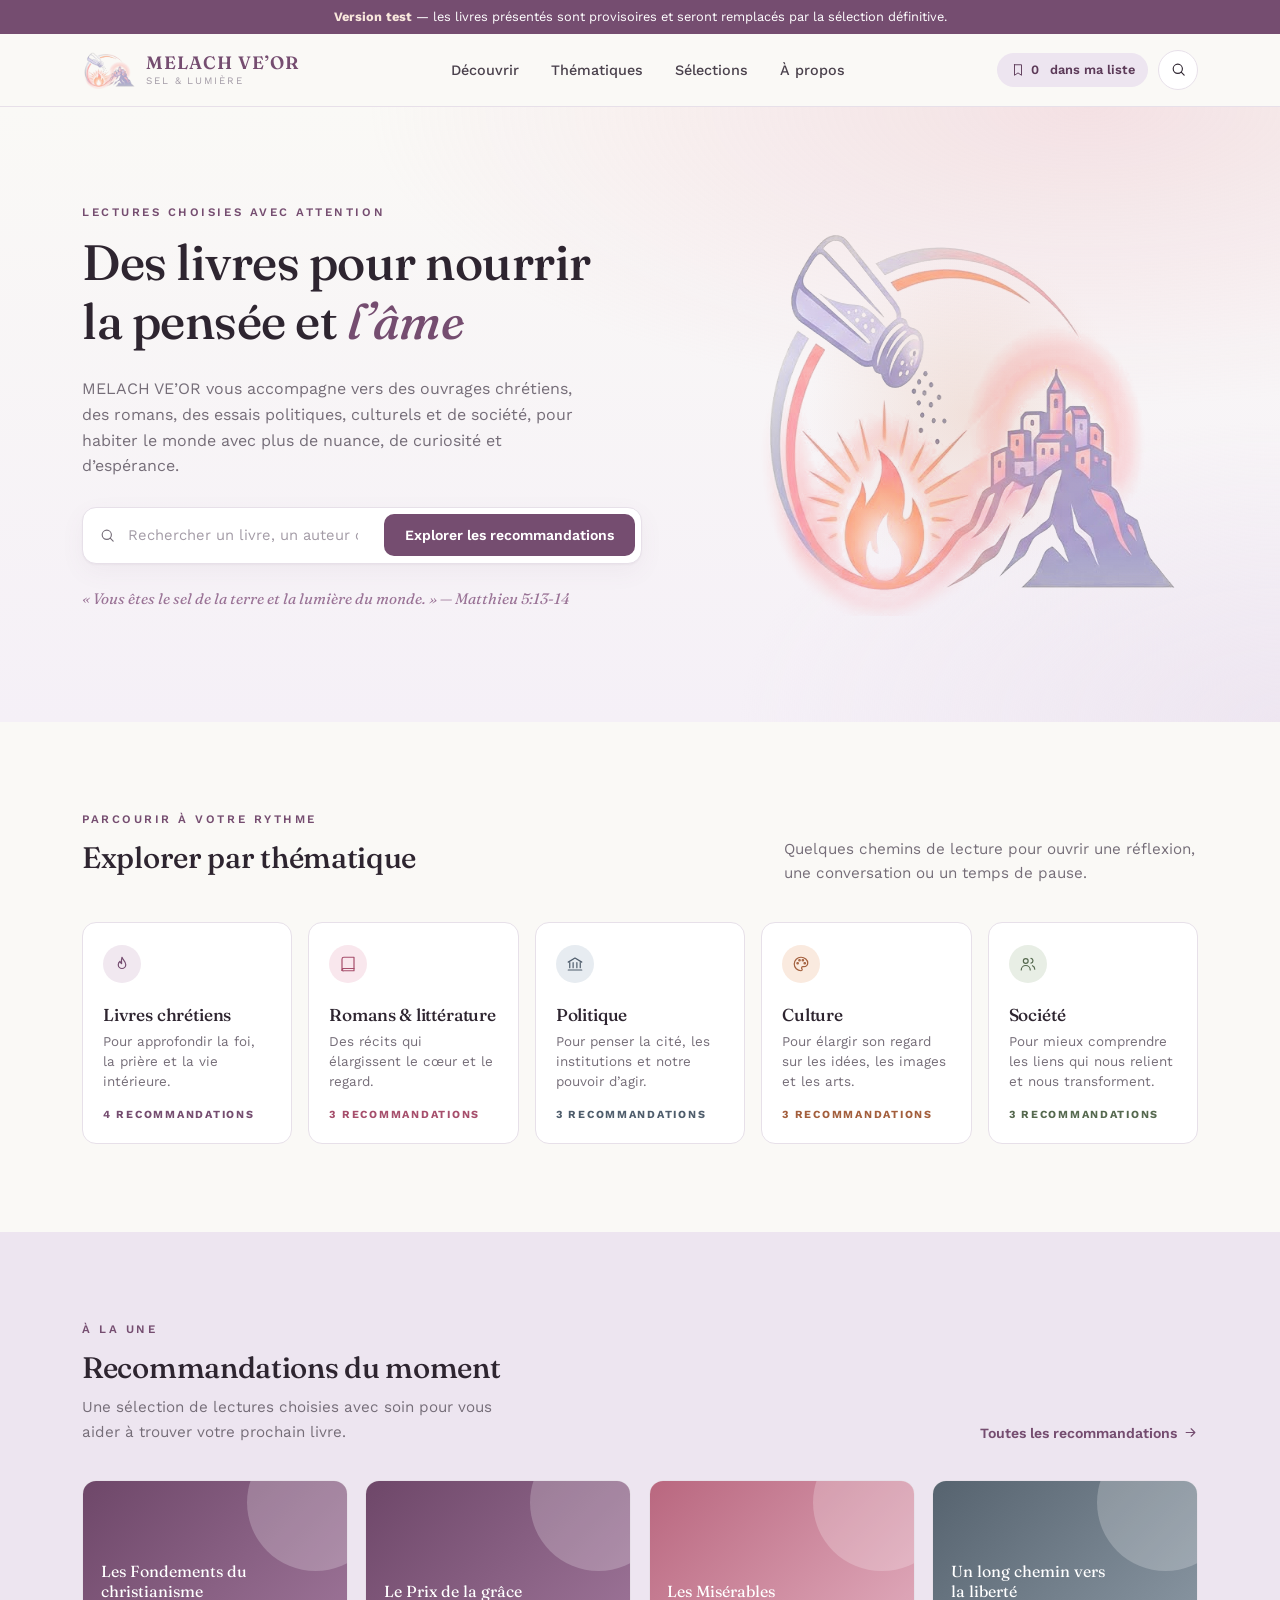
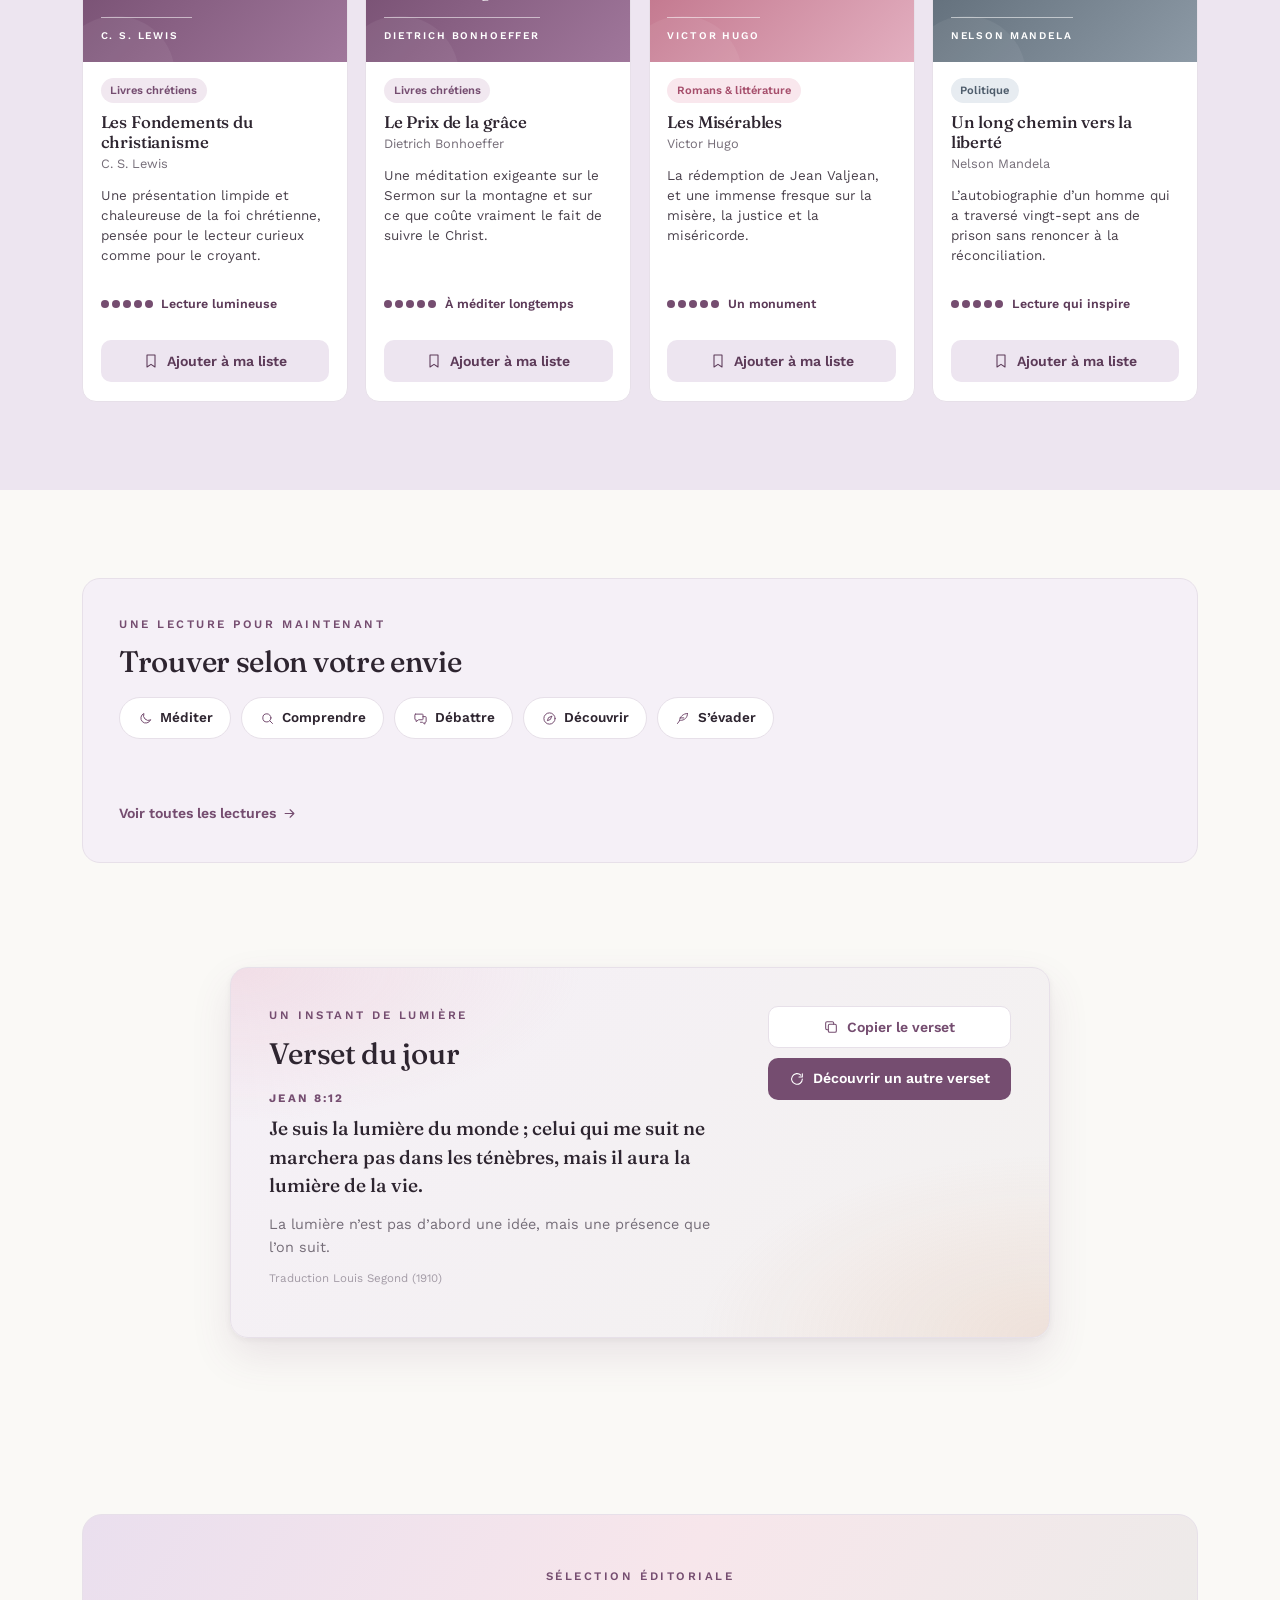
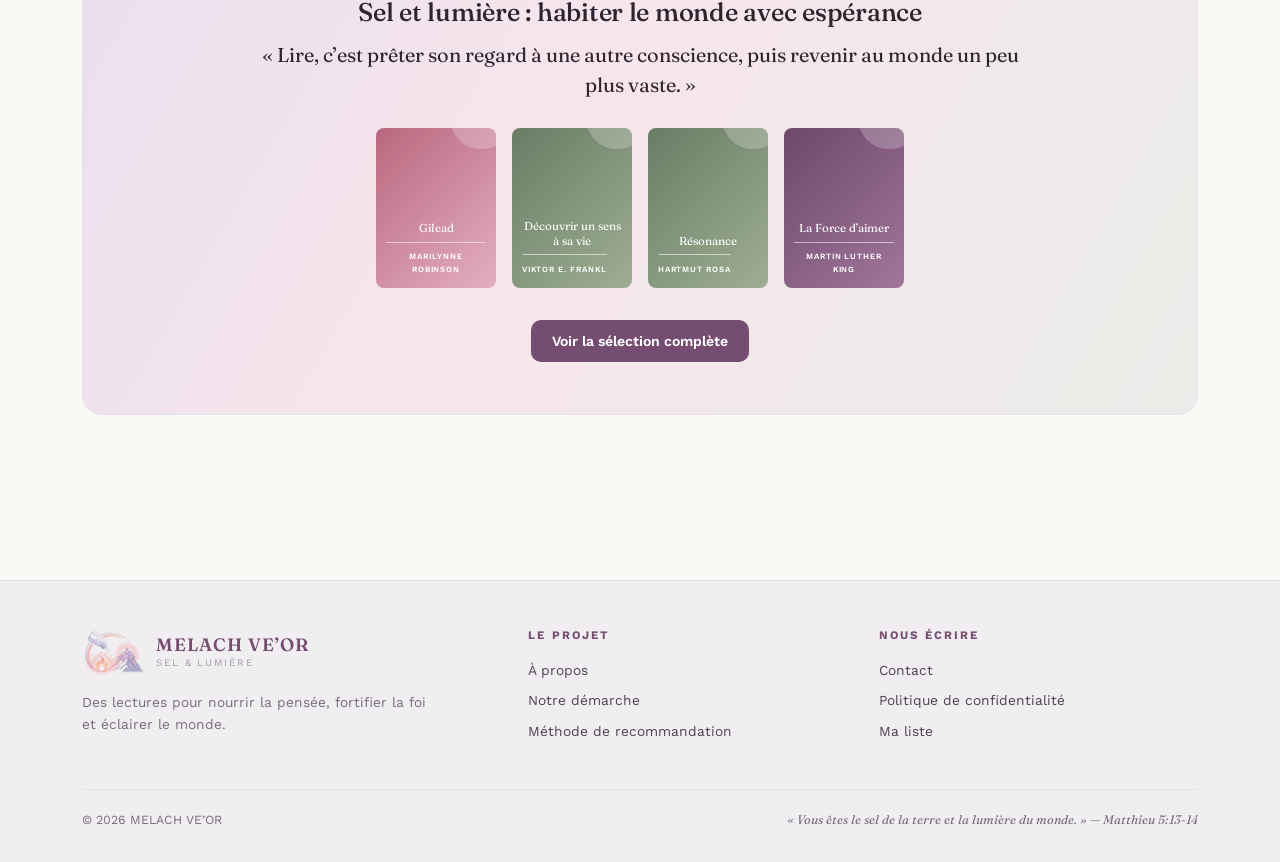
<file: index.html>
<!doctype html>
<html lang="fr">
<head>
  <meta charset="utf-8">
  <meta name="viewport" content="width=device-width, initial-scale=1">
  <title>MELACH VE’OR — Des lectures pour nourrir la pensée et l’âme</title>
  <meta name="description" content="MELACH VE’OR : recommandations et découvertes littéraires. Livres chrétiens, romans, politique, culture et société pour nourrir la pensée, fortifier la foi et éclairer le monde.">
  <meta property="og:title" content="MELACH VE’OR — Des lectures pour nourrir la pensée et l’âme">
  <meta property="og:description" content="Des lectures pour nourrir la pensée, fortifier la foi et éclairer le monde.">
  <meta property="og:image" content="https://sokhnafall01.github.io/MelachVeor/assets/img/partage.png">
  <meta name="twitter:card" content="summary_large_image">
  <meta name="theme-color" content="#754D70">
  <link rel="icon" type="image/png" href="assets/img/favicon.png">
  <link rel="apple-touch-icon" href="assets/img/apple-touch-icon.png">
  <link rel="preconnect" href="https://fonts.googleapis.com">
  <link rel="preconnect" href="https://fonts.gstatic.com" crossorigin>
  <link href="https://fonts.googleapis.com/css2?family=Fraunces:ital,opsz,wght@0,9..144,400;0,9..144,500;0,9..144,600;1,9..144,400;1,9..144,500&family=Work+Sans:wght@400;500;600;700&display=swap" rel="stylesheet">
  <link rel="stylesheet" href="css/style.css">
</head>
<body data-page="accueil">
  <a class="lien-evitement" href="#contenu">Aller au contenu</a>
  <header id="entete"></header>

  <main id="contenu">
    <!-- 1. Accueil -->
    <section class="hero">
      <div class="conteneur hero-inner">
        <div>
          <span class="surtitre">Lectures choisies avec attention</span>
          <h1>Des livres pour nourrir la pensée et <em>l’âme</em></h1>
          <p class="hero-intro">MELACH VE’OR vous accompagne vers des ouvrages chrétiens, des romans, des essais politiques, culturels et de société, pour habiter le monde avec plus de nuance, de curiosité et d’espérance.</p>
          <form class="barre-recherche" action="decouvrir.html" method="get" role="search">
            <svg viewBox="0 0 24 24" fill="none" stroke="currentColor" stroke-width="1.6" stroke-linecap="round" aria-hidden="true"><circle cx="11" cy="11" r="6.5"/><path d="m20 20-4.2-4.2"/></svg>
            <label class="sr-only" for="recherche-accueil">Rechercher un livre, un auteur ou une thématique</label>
            <input id="recherche-accueil" name="q" type="search" placeholder="Rechercher un livre, un auteur ou une thématique" autocomplete="off">
            <button class="btn btn-primaire" type="submit">Explorer les recommandations</button>
          </form>
          <p class="hero-signature">« Vous êtes le sel de la terre et la lumière du monde. » — Matthieu 5:13-14</p>
        </div>
        <div class="hero-visuel">
          <img src="assets/img/emblem.png" alt="Emblème MELACH VE’OR : une salière, une flamme rayonnante et une ville sur une montagne" width="560" height="402">
        </div>
      </div>
    </section>

    <!-- 2. Explorer par thématique -->
    <section class="section">
      <div class="conteneur">
        <div class="section-entete apparition">
          <div>
            <span class="surtitre">Parcourir à votre rythme</span>
            <h2 class="titre-section">Explorer par thématique</h2>
          </div>
          <p class="chapo">Quelques chemins de lecture pour ouvrir une réflexion, une conversation ou un temps de pause.</p>
        </div>
        <div class="grille-themes apparition" data-grille-themes></div>
      </div>
    </section>

    <!-- 3. Recommandations du moment -->
    <section class="section section-teintee">
      <div class="conteneur">
        <div class="section-entete apparition">
          <div>
            <span class="surtitre">À la une</span>
            <h2 class="titre-section">Recommandations du moment</h2>
            <p class="chapo">Une sélection de lectures choisies avec soin pour vous aider à trouver votre prochain livre.</p>
          </div>
          <a class="lien-fleche" href="decouvrir.html">Toutes les recommandations <svg viewBox="0 0 24 24" fill="none" stroke="currentColor" stroke-width="1.8" stroke-linecap="round" stroke-linejoin="round" aria-hidden="true"><path d="M5 12h14M13 6l6 6-6 6"/></svg></a>
        </div>
        <div class="grille-livres apparition" data-livres="une"></div>
      </div>
    </section>

    <!-- 4. Trouver selon votre envie -->
    <section class="section">
      <div class="conteneur">
        <div class="bloc-envies apparition" data-envies>
          <span class="surtitre">Une lecture pour maintenant</span>
          <h2 class="titre-section">Trouver selon votre envie</h2>
          <div class="puces" role="group" aria-label="Choisir une envie"></div>
          <p class="envie-description" aria-live="polite"></p>
          <div class="envie-resultats"></div>
          <p style="margin:1.25rem 0 0"><a class="lien-fleche" href="decouvrir.html" data-envie-lien hidden><span>Voir toutes les lectures</span> <svg viewBox="0 0 24 24" fill="none" stroke="currentColor" stroke-width="1.8" stroke-linecap="round" stroke-linejoin="round" aria-hidden="true"><path d="M5 12h14M13 6l6 6-6 6"/></svg></a></p>
        </div>
      </div>
    </section>

    <!-- 5. Un instant de lumière -->
    <section class="section" style="padding-top:1rem">
      <div class="conteneur">
        <div class="verset apparition" data-verset>
          <div>
            <span class="surtitre">Un instant de lumière</span>
            <h2 class="titre-section" data-verset-titre>Verset du jour</h2>
            <p class="verset-reference" data-verset-ref></p>
            <blockquote data-verset-texte></blockquote>
            <p class="verset-reflexion" data-verset-reflexion></p>
            <p class="verset-version">Traduction Louis Segond (1910)</p>
          </div>
          <div class="verset-actions">
            <button type="button" class="btn btn-secondaire" data-verset-copier>
              <svg viewBox="0 0 24 24" fill="none" stroke="currentColor" stroke-width="1.6" stroke-linecap="round" stroke-linejoin="round" aria-hidden="true"><rect x="8" y="8" width="12" height="12" rx="2"/><path d="M16 8V6a2 2 0 0 0-2-2H6a2 2 0 0 0-2 2v8a2 2 0 0 0 2 2h2"/></svg>
              Copier le verset
            </button>
            <button type="button" class="btn btn-primaire" data-verset-autre>
              <svg viewBox="0 0 24 24" fill="none" stroke="currentColor" stroke-width="1.6" stroke-linecap="round" stroke-linejoin="round" aria-hidden="true"><path d="M20 12a8 8 0 1 1-2.3-5.7"/><path d="M20 4v5h-5"/></svg>
              Découvrir un autre verset
            </button>
          </div>
        </div>
      </div>
    </section>

    <!-- 6. Sélection éditoriale -->
    <section class="section">
      <div class="conteneur">
        <div class="editorial apparition" id="selection-une"></div>
      </div>
    </section>
  </main>

  <footer id="pied"></footer>

  <script src="js/data.js"></script>
  <script>
    MV.page = function () {
      var s = MV.SELECTIONS.filter(function (x) { return x.une; })[0] || MV.SELECTIONS[0];
      var el = document.getElementById("selection-une");
      el.innerHTML =
        '<span class="surtitre">Sélection éditoriale</span>' +
        '<h3>' + MV.echapper(s.titre) + '</h3>' +
        '<blockquote>' + MV.echapper(s.citation) + '</blockquote>' +
        '<div class="editorial-livres">' + s.livres.map(function (id) {
          var l = MV.livre(id);
          return '<a href="livre.html?id=' + l.id + '" aria-label="' + MV.echapper(l.titre + ", " + l.auteur) + '">' + MV.couverture(l, "couverture-mini") + '</a>';
        }).join("") + '</div>' +
        '<a class="btn btn-primaire" href="selections.html#' + s.id + '">Voir la sélection complète</a>';
    };
  </script>
  <script src="js/app.js"></script>
</body>
</html>
</file>
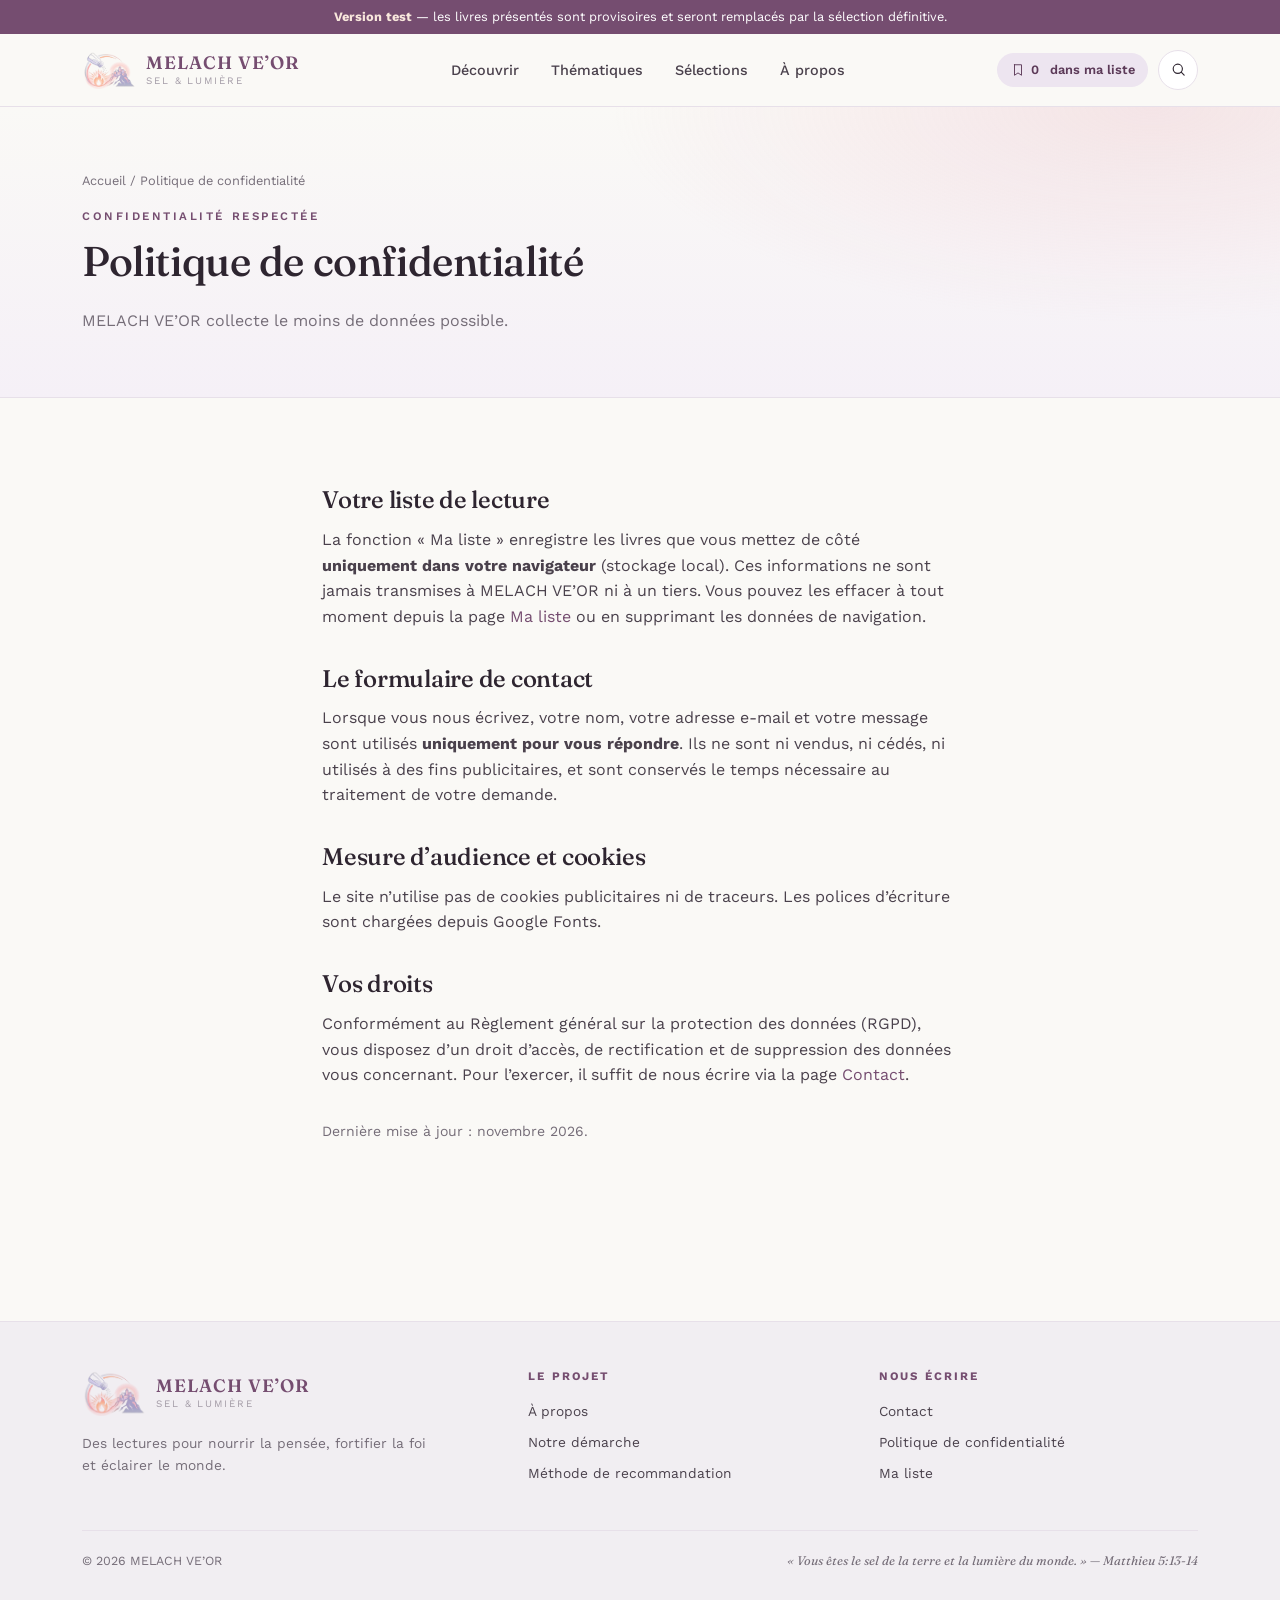
<file: confidentialite.html>
<!doctype html>
<html lang="fr">
<head>
  <meta charset="utf-8">
  <meta name="viewport" content="width=device-width, initial-scale=1">
  <title>Politique de confidentialité — MELACH VE’OR</title>
  <meta name="description" content="Politique de confidentialité de MELACH VE’OR.">
  <meta property="og:site_name" content="MELACH VE’OR">
  <meta property="og:image" content="https://sokhnafall01.github.io/MelachVeor/assets/img/partage.png">
  <meta name="twitter:card" content="summary_large_image">
  <meta name="theme-color" content="#754D70">
  <link rel="icon" type="image/png" href="assets/img/favicon.png">
  <link rel="apple-touch-icon" href="assets/img/apple-touch-icon.png">
  <link rel="preconnect" href="https://fonts.googleapis.com">
  <link rel="preconnect" href="https://fonts.gstatic.com" crossorigin>
  <link href="https://fonts.googleapis.com/css2?family=Fraunces:ital,opsz,wght@0,9..144,400;0,9..144,500;0,9..144,600;1,9..144,400;1,9..144,500&family=Work+Sans:wght@400;500;600;700&display=swap" rel="stylesheet">
  <link rel="stylesheet" href="css/style.css">
</head>
<body data-page="confidentialite">
  <a class="lien-evitement" href="#contenu">Aller au contenu</a>
  <header id="entete"></header>

  <main id="contenu">
    <section class="page-entete">
      <div class="conteneur">
        <nav class="fil-ariane" aria-label="Fil d’Ariane"><a href="index.html">Accueil</a> / Politique de confidentialité</nav>
        <span class="surtitre">Confidentialité respectée</span>
        <h1>Politique de confidentialité</h1>
        <p>MELACH VE’OR collecte le moins de données possible.</p>
      </div>
    </section>

    <section class="section">
      <div class="conteneur prose">
        <h2 style="margin-top:0">Votre liste de lecture</h2>
        <p>La fonction « Ma liste » enregistre les livres que vous mettez de côté <strong>uniquement dans votre navigateur</strong> (stockage local). Ces informations ne sont jamais transmises à MELACH VE’OR ni à un tiers. Vous pouvez les effacer à tout moment depuis la page <a href="ma-liste.html">Ma liste</a> ou en supprimant les données de navigation.</p>

        <h2>Le formulaire de contact</h2>
        <p>Lorsque vous nous écrivez, votre nom, votre adresse e-mail et votre message sont utilisés <strong>uniquement pour vous répondre</strong>. Ils ne sont ni vendus, ni cédés, ni utilisés à des fins publicitaires, et sont conservés le temps nécessaire au traitement de votre demande.</p>

        <h2>Mesure d’audience et cookies</h2>
        <p>Le site n’utilise pas de cookies publicitaires ni de traceurs. Les polices d’écriture sont chargées depuis Google Fonts.</p>

        <h2>Vos droits</h2>
        <p>Conformément au Règlement général sur la protection des données (RGPD), vous disposez d’un droit d’accès, de rectification et de suppression des données vous concernant. Pour l’exercer, il suffit de nous écrire via la page <a href="contact.html">Contact</a>.</p>

        <p style="color:var(--gris);font-size:.88rem;margin-top:2rem">Dernière mise à jour : novembre 2026.</p>
      </div>
    </section>
  </main>

  <footer id="pied"></footer>

  <script src="js/data.js"></script>
  <script src="js/app.js"></script>
</body>
</html>
</file>
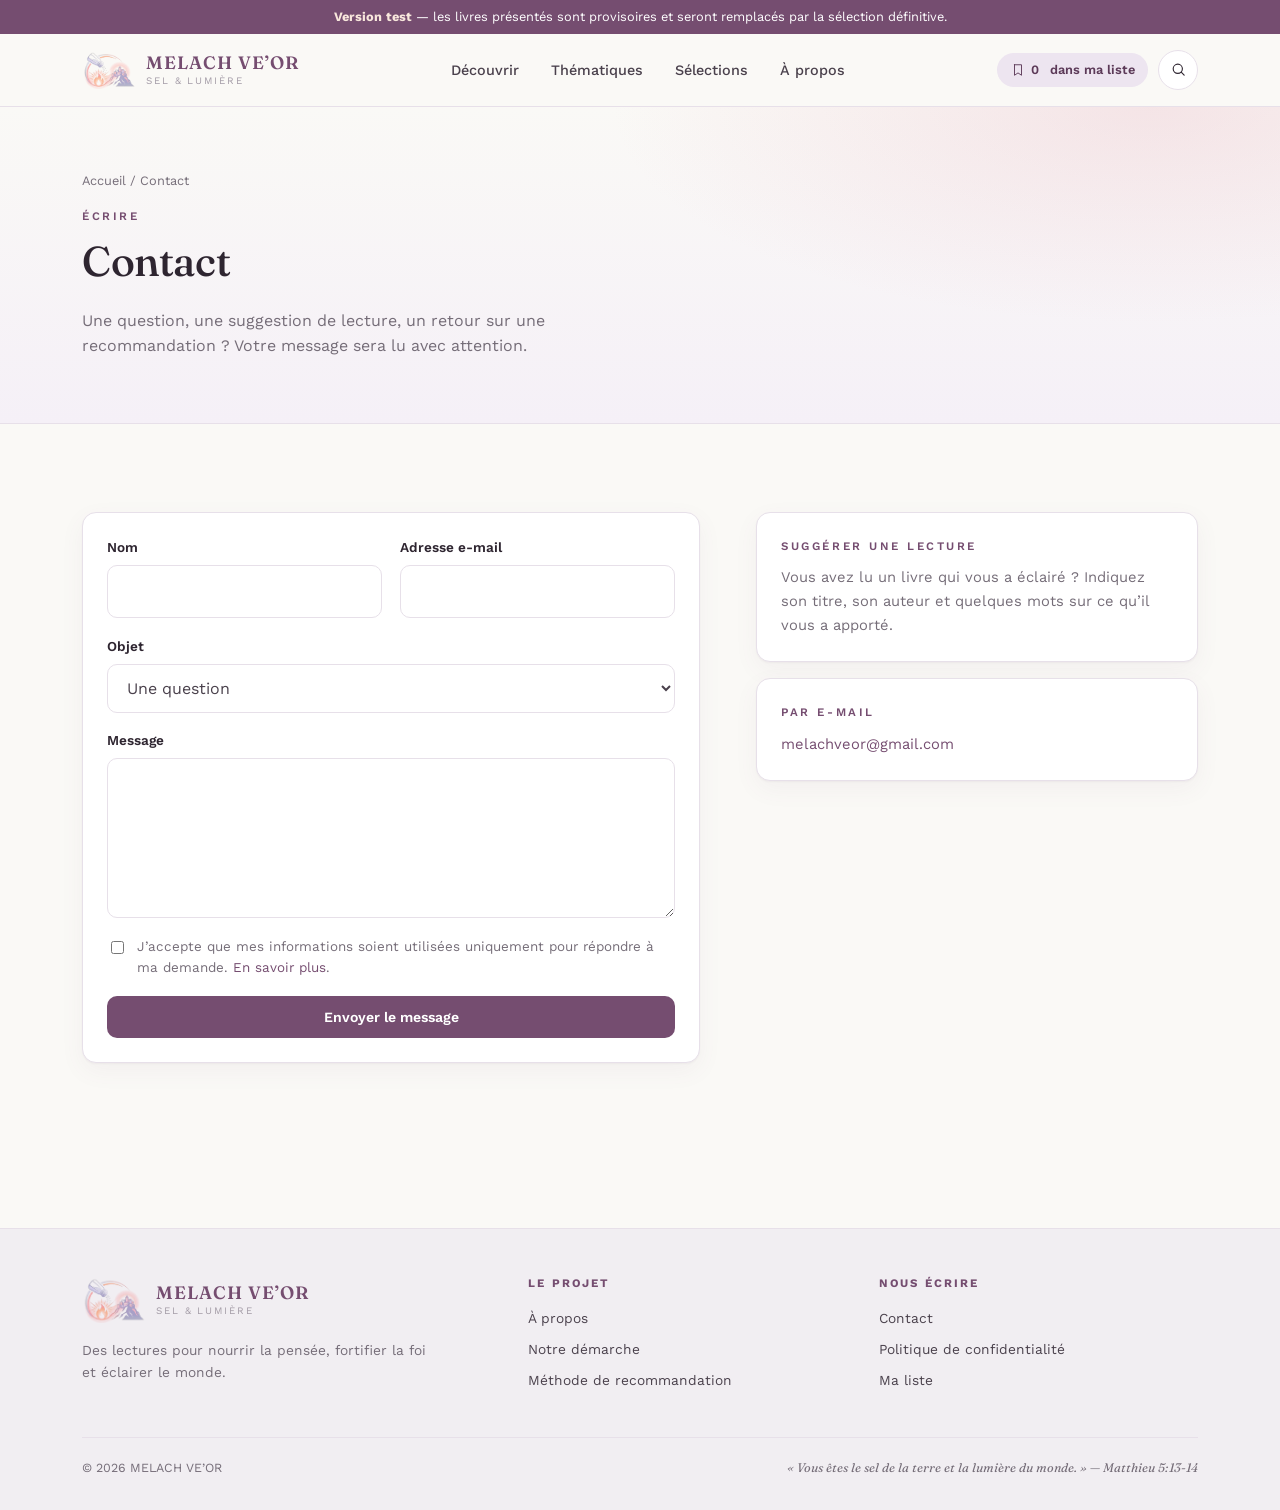
<file: contact.html>
<!doctype html>
<html lang="fr">
<head>
  <meta charset="utf-8">
  <meta name="viewport" content="width=device-width, initial-scale=1">
  <title>Contact — MELACH VE’OR</title>
  <meta name="description" content="Contacter MELACH VE’OR : une question, une suggestion de lecture, un mot.">
  <meta property="og:site_name" content="MELACH VE’OR">
  <meta property="og:image" content="https://sokhnafall01.github.io/MelachVeor/assets/img/partage.png">
  <meta name="twitter:card" content="summary_large_image">
  <meta name="theme-color" content="#754D70">
  <link rel="icon" type="image/png" href="assets/img/favicon.png">
  <link rel="apple-touch-icon" href="assets/img/apple-touch-icon.png">
  <link rel="preconnect" href="https://fonts.googleapis.com">
  <link rel="preconnect" href="https://fonts.gstatic.com" crossorigin>
  <link href="https://fonts.googleapis.com/css2?family=Fraunces:ital,opsz,wght@0,9..144,400;0,9..144,500;0,9..144,600;1,9..144,400;1,9..144,500&family=Work+Sans:wght@400;500;600;700&display=swap" rel="stylesheet">
  <link rel="stylesheet" href="css/style.css">
</head>
<body data-page="contact">
  <a class="lien-evitement" href="#contenu">Aller au contenu</a>
  <header id="entete"></header>

  <main id="contenu">
    <section class="page-entete">
      <div class="conteneur">
        <nav class="fil-ariane" aria-label="Fil d’Ariane"><a href="index.html">Accueil</a> / Contact</nav>
        <span class="surtitre">Écrire</span>
        <h1>Contact</h1>
        <p>Une question, une suggestion de lecture, un retour sur une recommandation ? Votre message sera lu avec attention.</p>
      </div>
    </section>

    <section class="section">
      <div class="conteneur deux-colonnes">
        <form class="formulaire encart" id="formulaire-contact" novalidate>
          <div class="champs-duo">
            <div class="champ">
              <label for="nom">Nom</label>
              <input id="nom" name="nom" type="text" autocomplete="name" required>
            </div>
            <div class="champ">
              <label for="email">Adresse e-mail</label>
              <input id="email" name="email" type="email" autocomplete="email" required>
            </div>
          </div>
          <div class="champ">
            <label for="sujet">Objet</label>
            <select id="sujet" name="sujet">
              <option>Une question</option>
              <option>Suggérer un livre</option>
              <option>Un retour sur une recommandation</option>
              <option>Proposer une collaboration</option>
              <option>Autre</option>
            </select>
          </div>
          <div class="champ">
            <label for="message">Message</label>
            <textarea id="message" name="message" required></textarea>
          </div>
          <label class="champ-case">
            <input type="checkbox" name="consentement" required>
            <span>J’accepte que mes informations soient utilisées uniquement pour répondre à ma demande. <a href="confidentialite.html">En savoir plus</a>.</span>
          </label>
          <!-- Champ piège anti-spam, invisible pour les visiteurs -->
          <input type="text" name="_site" tabindex="-1" autocomplete="off" style="position:absolute;left:-9999px" aria-hidden="true">
          <div class="message-formulaire" id="retour" role="status" aria-live="polite"></div>
          <button type="submit" class="btn btn-primaire">Envoyer le message</button>
        </form>

        <aside>
          <div class="encart" style="margin-bottom:1rem">
            <span class="surtitre">Suggérer une lecture</span>
            <p style="margin:0;color:var(--gris);font-size:.92rem">Vous avez lu un livre qui vous a éclairé ? Indiquez son titre, son auteur et quelques mots sur ce qu’il vous a apporté.</p>
          </div>
          <div class="encart">
            <span class="surtitre">Par e-mail</span>
            <p style="margin:0;font-size:.92rem"><a id="email-direct" href="#"></a></p>
          </div>
        </aside>
      </div>
    </section>
  </main>

  <footer id="pied"></footer>

  <script src="js/data.js"></script>
  <script>
    MV.page = function () {
      var form = document.getElementById("formulaire-contact");
      var retour = document.getElementById("retour");
      var lien = document.getElementById("email-direct");
      lien.textContent = MV.SITE.emailContact;
      lien.href = "mailto:" + MV.SITE.emailContact;

      function message(type, texte) { retour.className = "message-formulaire " + type; retour.textContent = texte; }

      form.addEventListener("submit", function (e) {
        e.preventDefault();
        if (form._site.value) return; // robot
        if (!form.checkValidity()) {
          var premier = form.querySelector(":invalid");
          message("erreur", "Merci de compléter tous les champs et d’accepter la mention de confidentialité.");
          if (premier) premier.focus();
          return;
        }
        var donnees = { nom: form.nom.value.trim(), email: form.email.value.trim(), sujet: form.sujet.value, message: form.message.value.trim() };

        if (MV.SITE.formulaireEndpoint) {
          var btn = form.querySelector("[type=submit]");
          btn.disabled = true; btn.textContent = "Envoi en cours…";
          fetch(MV.SITE.formulaireEndpoint, { method: "POST", headers: { "Content-Type": "application/json", "Accept": "application/json" }, body: JSON.stringify(donnees) })
            .then(function (r) { if (!r.ok) throw new Error(); form.reset(); message("succes", "Merci ! Votre message a bien été envoyé. Une réponse vous sera apportée dès que possible."); })
            .catch(function () { message("erreur", "L’envoi n’a pas abouti. Vous pouvez écrire directement à " + MV.SITE.emailContact + "."); })
            .then(function () { btn.disabled = false; btn.textContent = "Envoyer le message"; });
        } else {
          var corps = donnees.message + "\n\n— " + donnees.nom + " (" + donnees.email + ")";
          window.location.href = "mailto:" + MV.SITE.emailContact + "?subject=" + encodeURIComponent("[MELACH VE’OR] " + donnees.sujet) + "&body=" + encodeURIComponent(corps);
          message("succes", "Votre messagerie va s’ouvrir avec votre message prêt à être envoyé.");
        }
      });
    };
  </script>
  <script src="js/app.js"></script>
</body>
</html>
</file>
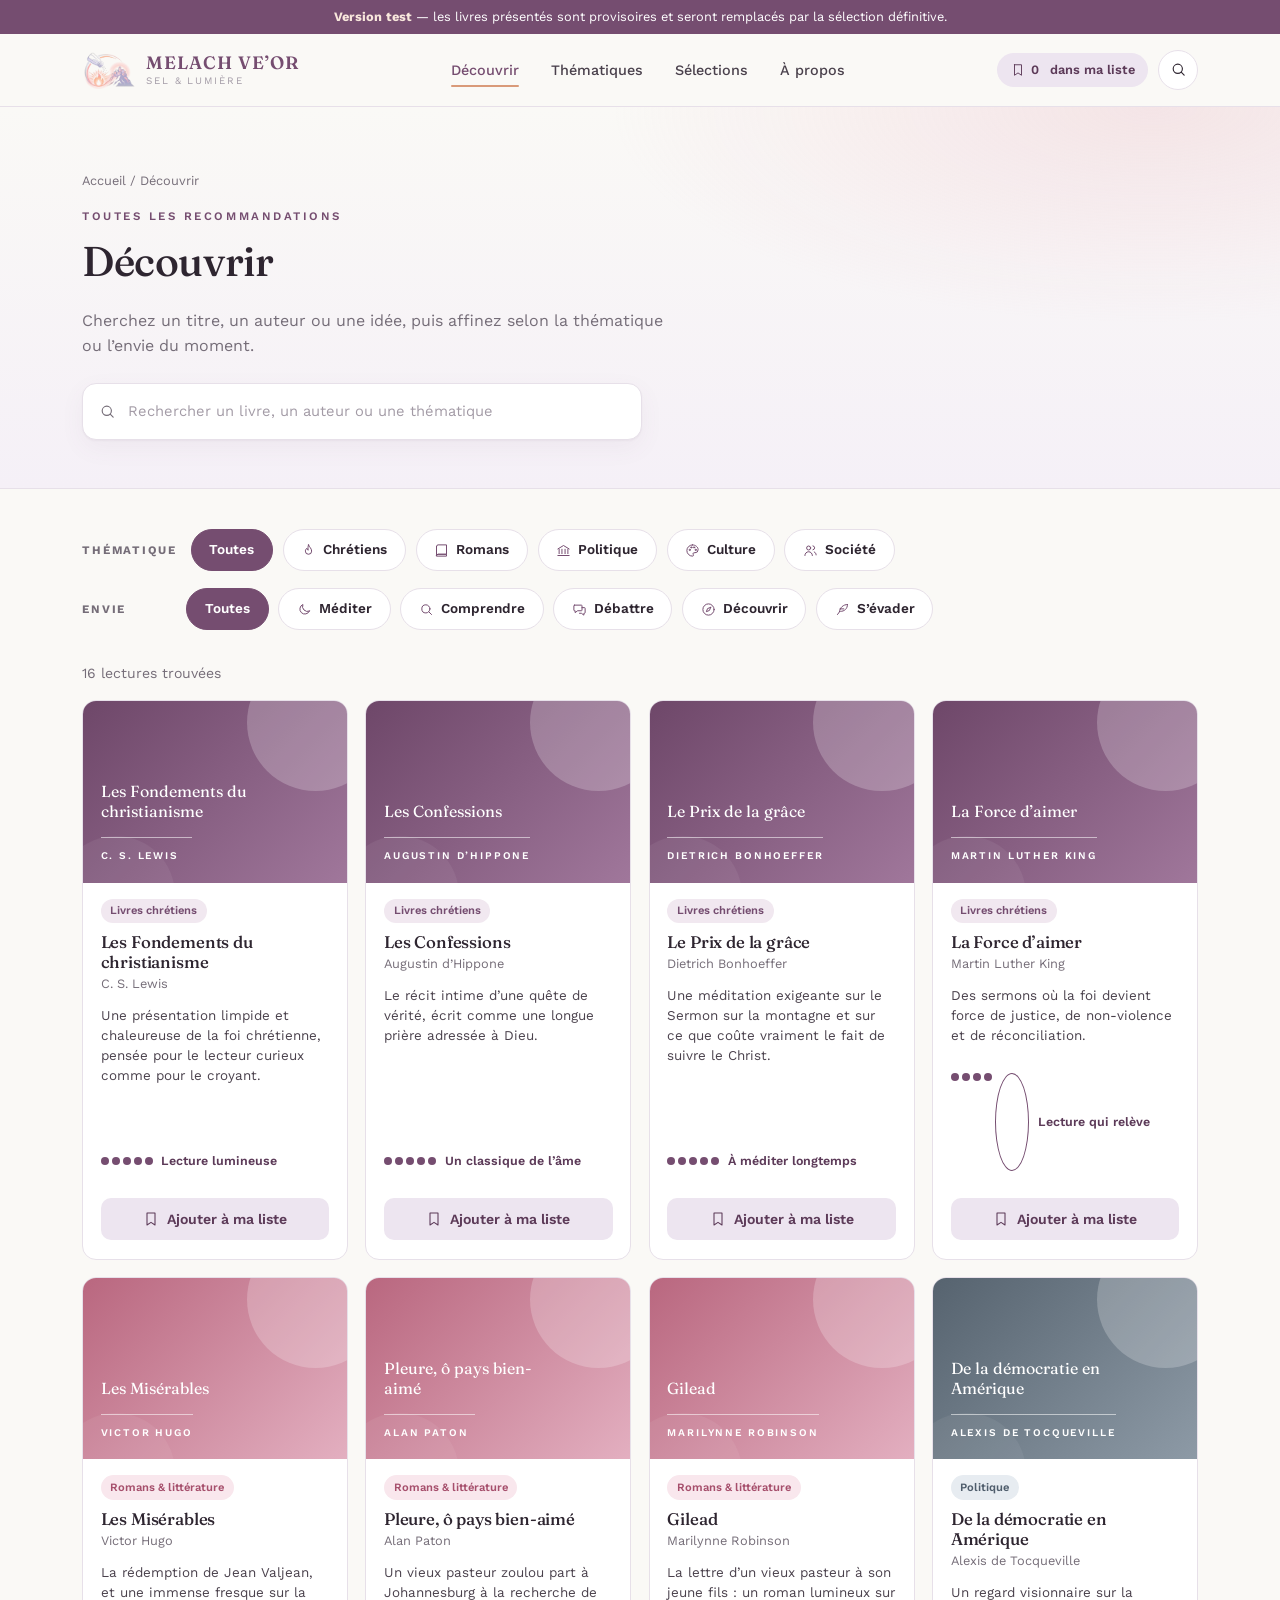
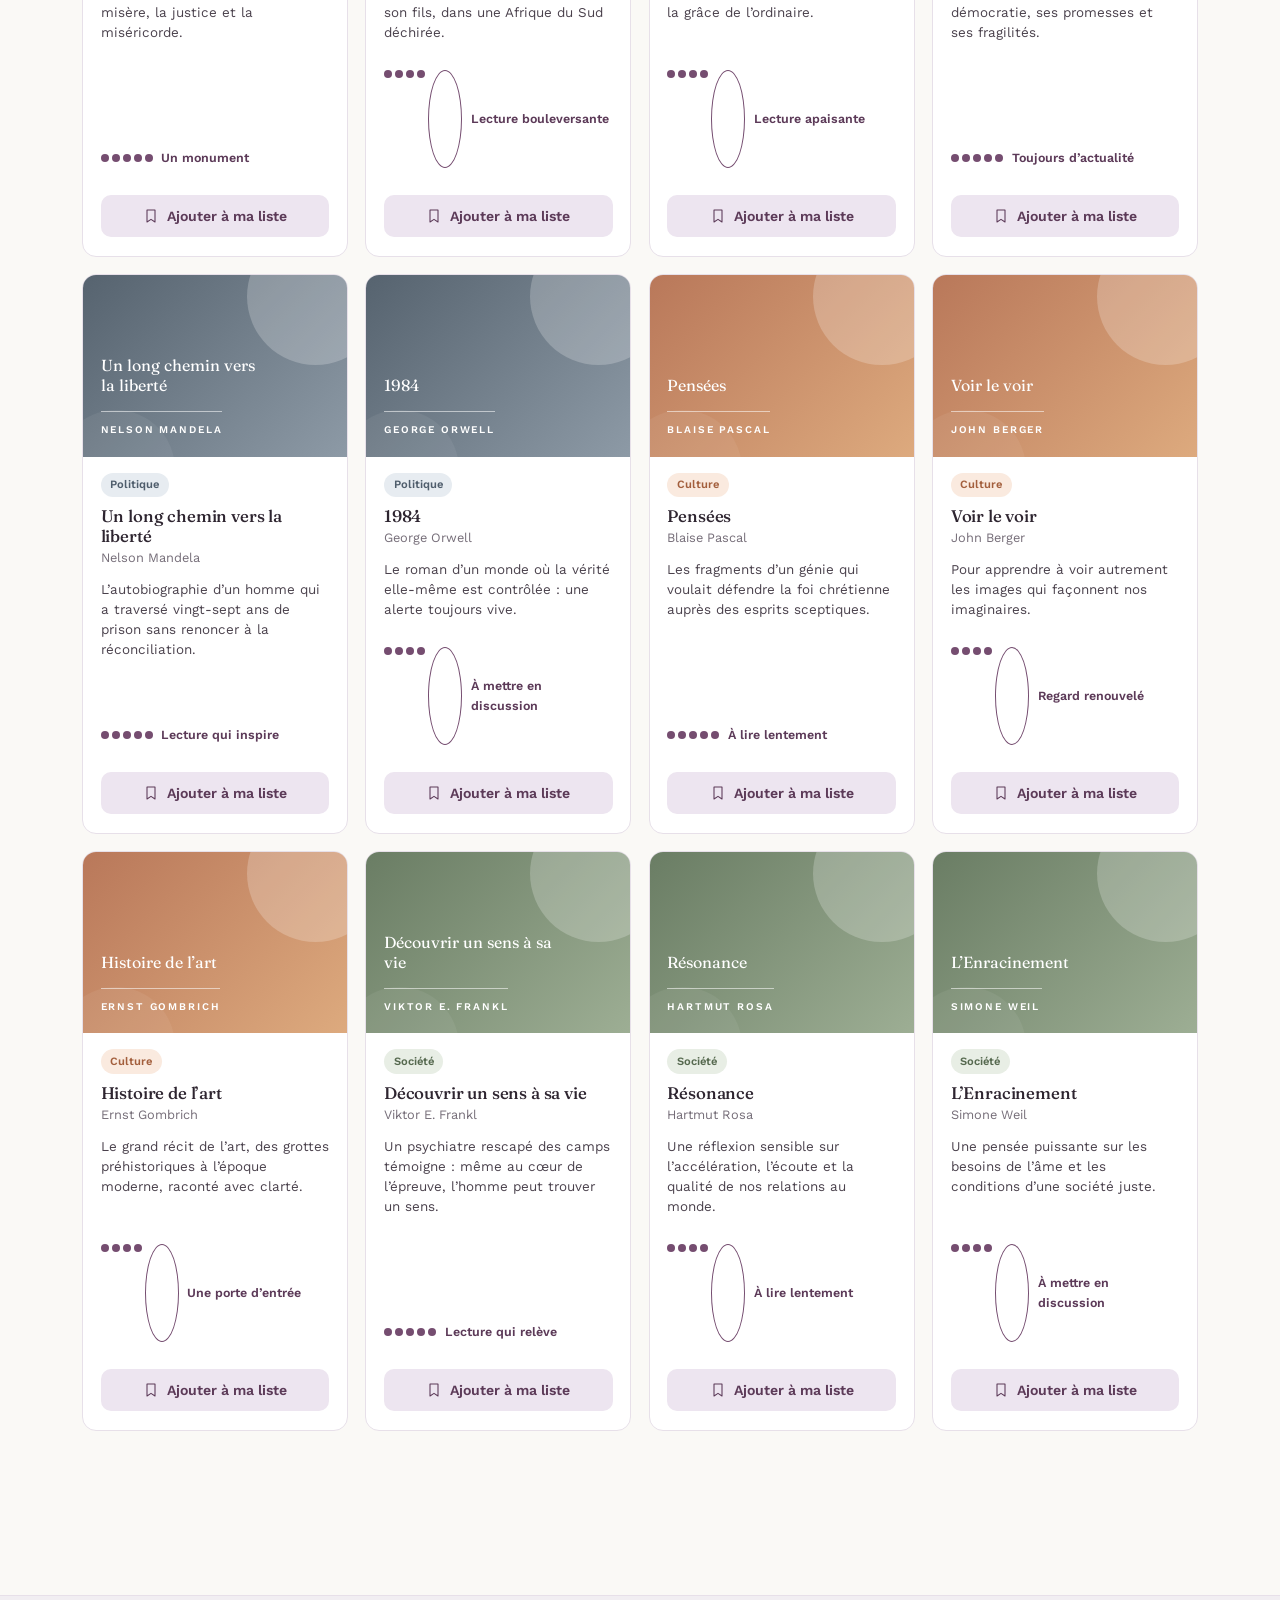
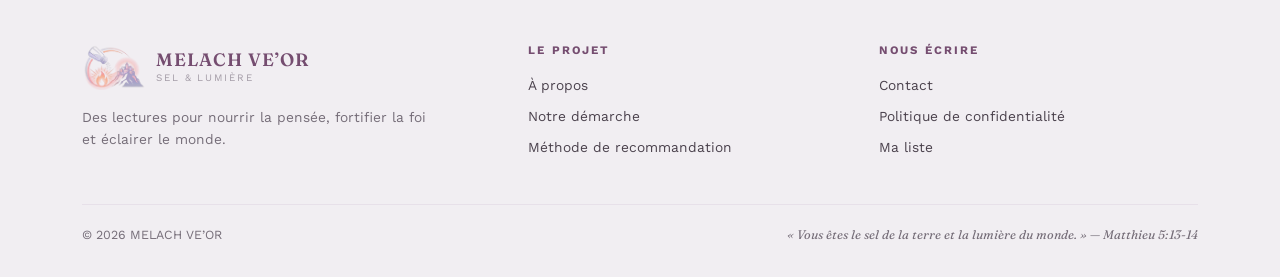
<file: decouvrir.html>
<!doctype html>
<html lang="fr">
<head>
  <meta charset="utf-8">
  <meta name="viewport" content="width=device-width, initial-scale=1">
  <title>Découvrir — MELACH VE’OR</title>
  <meta name="description" content="Toutes les recommandations de MELACH VE’OR : recherchez par livre, auteur, thématique ou envie de lecture.">
  <meta property="og:site_name" content="MELACH VE’OR">
  <meta property="og:image" content="https://sokhnafall01.github.io/MelachVeor/assets/img/partage.png">
  <meta name="twitter:card" content="summary_large_image">
  <meta name="theme-color" content="#754D70">
  <link rel="icon" type="image/png" href="assets/img/favicon.png">
  <link rel="apple-touch-icon" href="assets/img/apple-touch-icon.png">
  <link rel="preconnect" href="https://fonts.googleapis.com">
  <link rel="preconnect" href="https://fonts.gstatic.com" crossorigin>
  <link href="https://fonts.googleapis.com/css2?family=Fraunces:ital,opsz,wght@0,9..144,400;0,9..144,500;0,9..144,600;1,9..144,400;1,9..144,500&family=Work+Sans:wght@400;500;600;700&display=swap" rel="stylesheet">
  <link rel="stylesheet" href="css/style.css">
</head>
<body data-page="decouvrir">
  <a class="lien-evitement" href="#contenu">Aller au contenu</a>
  <header id="entete"></header>

  <main id="contenu">
    <section class="page-entete">
      <div class="conteneur">
        <nav class="fil-ariane" aria-label="Fil d’Ariane"><a href="index.html">Accueil</a> / Découvrir</nav>
        <span class="surtitre">Toutes les recommandations</span>
        <h1>Découvrir</h1>
        <p>Cherchez un titre, un auteur ou une idée, puis affinez selon la thématique ou l’envie du moment.</p>
        <form class="barre-recherche" role="search" id="form-recherche" style="margin-top:1.5rem">
          <svg viewBox="0 0 24 24" fill="none" stroke="currentColor" stroke-width="1.6" stroke-linecap="round" aria-hidden="true"><circle cx="11" cy="11" r="6.5"/><path d="m20 20-4.2-4.2"/></svg>
          <label class="sr-only" for="q">Rechercher</label>
          <input id="q" name="q" type="search" placeholder="Rechercher un livre, un auteur ou une thématique" autocomplete="off">
        </form>
      </div>
    </section>

    <section class="section" style="padding-top:2.5rem">
      <div class="conteneur">
        <div class="filtres">
          <div class="filtres-ligne" role="group" aria-label="Filtrer par thématique">
            <span class="filtres-libelle">Thématique</span>
            <div class="puces" id="filtre-themes" style="margin:0"></div>
          </div>
          <div class="filtres-ligne" role="group" aria-label="Filtrer par envie">
            <span class="filtres-libelle">Envie</span>
            <div class="puces" id="filtre-envies" style="margin:0"></div>
          </div>
        </div>
        <p class="compte-resultats" id="compte" aria-live="polite"></p>
        <div class="grille-livres" id="resultats"></div>
      </div>
    </section>
  </main>

  <footer id="pied"></footer>

  <script src="js/data.js"></script>
  <script>
    MV.page = function () {
      var etat = { q: MV.param("q") || "", theme: MV.param("theme") || "", envie: MV.param("envie") || "" };
      var input = document.getElementById("q");
      var ft = document.getElementById("filtre-themes");
      var fe = document.getElementById("filtre-envies");
      var res = document.getElementById("resultats");
      var compte = document.getElementById("compte");
      input.value = etat.q;

      function puce(type, id, nom, icone) {
        return '<button type="button" class="puce" data-' + type + '="' + id + '" aria-pressed="false">' + (icone ? MV.icone(icone) : "") + MV.echapper(nom) + '</button>';
      }
      ft.innerHTML = puce("theme", "", "Toutes") + MV.THEMES.map(function (t) { return puce("theme", t.id, t.court, t.icone); }).join("");
      fe.innerHTML = puce("envie", "", "Toutes") + MV.ENVIES.map(function (e) { return puce("envie", e.id, e.nom, e.icone); }).join("");

      function texteLivre(l) {
        var t = MV.theme(l.theme);
        return MV.normaliser([l.titre, l.auteur, l.resume, l.presentation.join(" "), t.nom, t.longue, l.envies.map(function (e) { return MV.envie(e).nom; }).join(" ")].join(" "));
      }

      function appliquer() {
        var mots = MV.normaliser(etat.q).split(/\s+/).filter(Boolean);
        var livres = MV.LIVRES.filter(function (l) {
          if (etat.theme && l.theme !== etat.theme) return false;
          if (etat.envie && l.envies.indexOf(etat.envie) === -1) return false;
          if (!mots.length) return true;
          var t = texteLivre(l);
          return mots.every(function (m) { return t.indexOf(m) !== -1; });
        });
        ft.querySelectorAll("[data-theme]").forEach(function (b) { b.setAttribute("aria-pressed", b.getAttribute("data-theme") === etat.theme ? "true" : "false"); });
        fe.querySelectorAll("[data-envie]").forEach(function (b) { b.setAttribute("aria-pressed", b.getAttribute("data-envie") === etat.envie ? "true" : "false"); });
        compte.textContent = livres.length + " lecture" + (livres.length > 1 ? "s" : "") + " trouvée" + (livres.length > 1 ? "s" : "");
        if (!livres.length) {
          res.innerHTML = '<div class="vide" style="grid-column:1/-1"><h3>Aucune lecture trouvée</h3><p>Essayez un autre mot, ou élargissez les filtres.</p><button type="button" class="btn btn-secondaire" id="reinit">Réinitialiser la recherche</button></div>';
          document.getElementById("reinit").onclick = function () { etat = { q: "", theme: "", envie: "" }; input.value = ""; appliquer(); };
        } else {
          MV.rendreLivres(res, livres);
        }
        var p = new URLSearchParams();
        if (etat.q) p.set("q", etat.q);
        if (etat.theme) p.set("theme", etat.theme);
        if (etat.envie) p.set("envie", etat.envie);
        try { history.replaceState(null, "", "decouvrir.html" + (p.toString() ? "?" + p : "")); } catch (e) {}
      }

      ft.addEventListener("click", function (e) { var b = e.target.closest("[data-theme]"); if (b) { etat.theme = b.getAttribute("data-theme"); appliquer(); } });
      fe.addEventListener("click", function (e) { var b = e.target.closest("[data-envie]"); if (b) { etat.envie = b.getAttribute("data-envie"); appliquer(); } });
      input.addEventListener("input", function () { etat.q = input.value; appliquer(); });
      document.getElementById("form-recherche").addEventListener("submit", function (e) { e.preventDefault(); etat.q = input.value; appliquer(); });
      appliquer();
    };
  </script>
  <script src="js/app.js"></script>
</body>
</html>
</file>
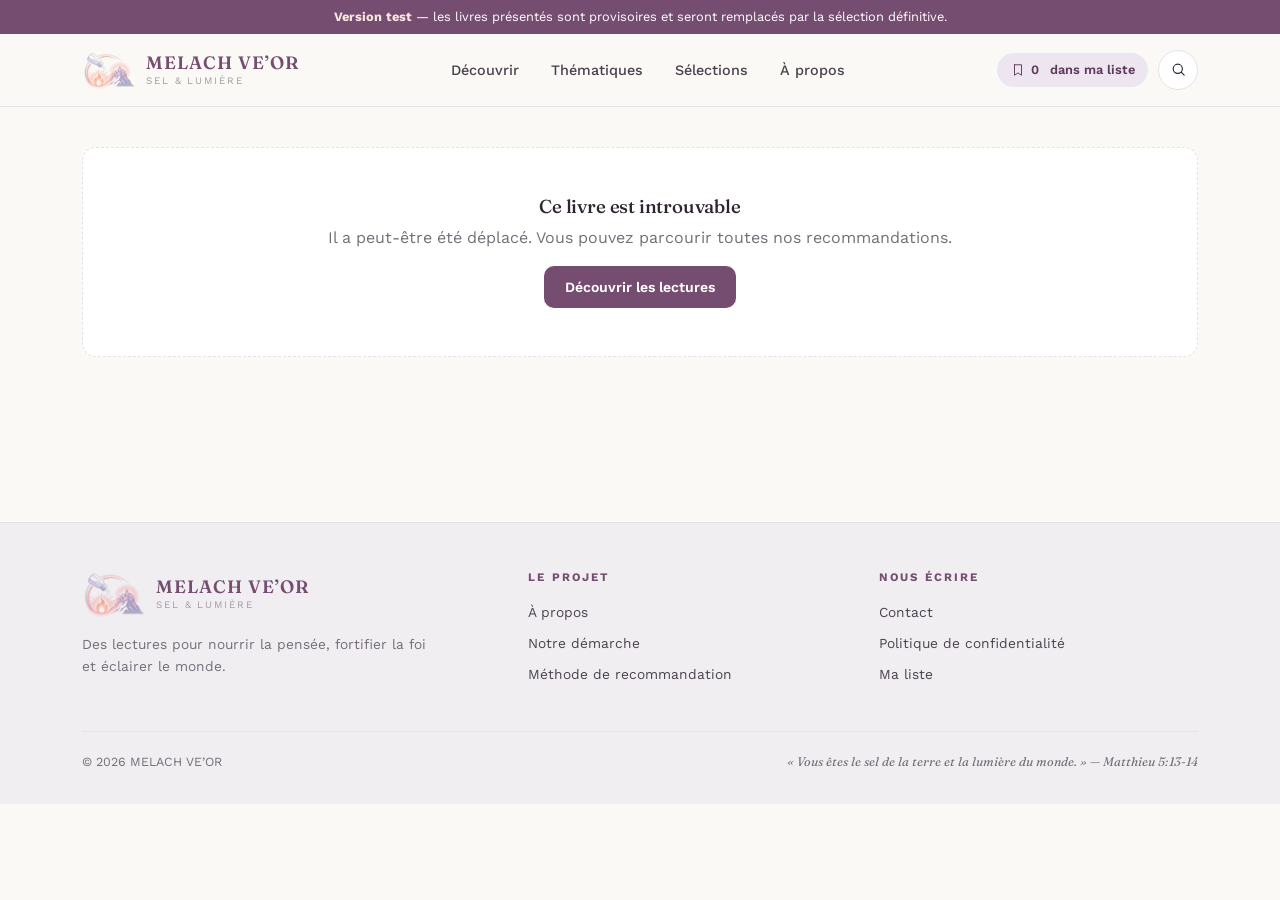
<file: livre.html>
<!doctype html>
<html lang="fr">
<head>
  <meta charset="utf-8">
  <meta name="viewport" content="width=device-width, initial-scale=1">
  <title>Fiche livre — MELACH VE’OR</title>
  <meta name="description" content="Présentation, résumé et recommandation d’un ouvrage sélectionné par MELACH VE’OR.">
  <meta property="og:site_name" content="MELACH VE’OR">
  <meta property="og:image" content="https://sokhnafall01.github.io/MelachVeor/assets/img/partage.png">
  <meta name="twitter:card" content="summary_large_image">
  <meta name="theme-color" content="#754D70">
  <link rel="icon" type="image/png" href="assets/img/favicon.png">
  <link rel="apple-touch-icon" href="assets/img/apple-touch-icon.png">
  <link rel="preconnect" href="https://fonts.googleapis.com">
  <link rel="preconnect" href="https://fonts.gstatic.com" crossorigin>
  <link href="https://fonts.googleapis.com/css2?family=Fraunces:ital,opsz,wght@0,9..144,400;0,9..144,500;0,9..144,600;1,9..144,400;1,9..144,500&family=Work+Sans:wght@400;500;600;700&display=swap" rel="stylesheet">
  <link rel="stylesheet" href="css/style.css">
</head>
<body data-page="livre">
  <a class="lien-evitement" href="#contenu">Aller au contenu</a>
  <header id="entete"></header>

  <main id="contenu">
    <section class="section" style="padding-top:2.5rem">
      <div class="conteneur" id="fiche"></div>
    </section>

    <section class="section section-teintee" id="bloc-similaires" hidden>
      <div class="conteneur">
        <div class="section-entete">
          <div>
            <span class="surtitre">Pour prolonger</span>
            <h2 class="titre-section">Dans la même veine</h2>
          </div>
        </div>
        <div class="grille-livres" id="similaires"></div>
      </div>
    </section>
  </main>

  <footer id="pied"></footer>

  <script src="js/data.js"></script>
  <script>
    MV.page = function () {
      var el = document.getElementById("fiche");
      var l = MV.livre(MV.param("id"));
      if (!l) {
        el.innerHTML = '<div class="vide"><h3>Ce livre est introuvable</h3><p>Il a peut-être été déplacé. Vous pouvez parcourir toutes nos recommandations.</p><a class="btn btn-primaire" href="decouvrir.html">Découvrir les lectures</a></div>';
        return;
      }
      var t = MV.theme(l.theme);
      document.title = l.titre + " — " + l.auteur + " | MELACH VE’OR";
      var meta = document.querySelector('meta[name="description"]');
      if (meta) meta.setAttribute("content", l.resume);

      var liens = (l.liens && l.liens.length)
        ? '<div class="encart"><h2 style="font-size:1rem;margin-bottom:.75rem">Trouver ce livre</h2><div style="display:grid;gap:.5rem">' +
            l.liens.map(function (x) { return '<a class="btn btn-secondaire" href="' + MV.echapper(x.url) + '" target="_blank" rel="noopener">' + MV.echapper(x.nom) + '</a>'; }).join("") +
          '</div></div>'
        : '';

      el.innerHTML =
        '<nav class="fil-ariane" aria-label="Fil d’Ariane"><a href="index.html">Accueil</a> / <a href="decouvrir.html?theme=' + t.id + '">' + MV.echapper(t.nom) + '</a> / ' + MV.echapper(l.titre) + '</nav>' +
        '<div class="fiche" data-theme="' + l.theme + '">' +
          '<aside class="fiche-cote">' + MV.couverture(l, "couverture-grande") +
            '<button type="button" class="btn btn-primaire btn-bloc" data-basculer-liste="' + l.id + '"></button>' +
            '<button type="button" class="btn btn-secondaire btn-bloc" id="partager">' + MV.icone("partage") + '<span>Partager cette lecture</span></button>' +
            liens +
          '</aside>' +
          '<article>' +
            '<span class="etiquette">' + MV.echapper(t.nom) + '</span>' +
            '<h1>' + MV.echapper(l.titre) + '</h1>' +
            '<p class="auteur">' + MV.echapper(l.auteur) + '</p>' +
            '<div class="fiche-meta">' +
              '<span>Parution : <strong>' + MV.echapper(l.anneeTexte || l.annee) + '</strong></span>' +
              '<span>Niveau : <strong>' + MV.echapper(l.niveau) + '</strong></span>' +
            '</div>' +
            '<p class="appreciation" style="margin:0 0 1.25rem">' + MV.points(l.appreciation) + '<span><span class="sr-only">Appréciation ' + l.appreciation + ' sur 5 : </span>' + MV.echapper(l.libelle) + '</span></p>' +
            '<div class="fiche-envies">' + l.envies.map(function (id) { var e = MV.envie(id); return '<a class="puce" href="decouvrir.html?envie=' + e.id + '">' + MV.icone(e.icone) + MV.echapper(e.nom) + '</a>'; }).join("") + '</div>' +
            '<div class="prose" style="margin-top:2rem">' +
              '<p style="font-family:var(--serif);font-size:1.2rem;color:var(--encre);line-height:1.5">' + MV.echapper(l.resume) + '</p>' +
              '<h2>Présentation</h2>' + l.presentation.map(function (p) { return '<p>' + MV.echapper(p) + '</p>'; }).join("") +
              '<div class="fiche-encart-pourquoi"><h2>Pourquoi le lire ?</h2><p>' + MV.echapper(l.pourquoi) + '</p>' +
              '<p><strong style="color:var(--encre)">Pour qui ?</strong> ' + MV.echapper(l.pourQui) + '</p></div>' +
            '</div>' +
          '</article>' +
        '</div>';

      document.getElementById("partager").addEventListener("click", function () {
        var data = { title: l.titre + " — " + l.auteur, text: "Une lecture recommandée par MELACH VE’OR : " + l.titre + " (" + l.auteur + ")", url: location.href };
        if (navigator.share) { navigator.share(data).catch(function () {}); }
        else { MV.copier(location.href).then(function () { MV.toast("Lien copié"); }, function () { MV.toast("Impossible de copier le lien"); }); }
      });

      var sim = MV.LIVRES.filter(function (x) { return x.id !== l.id && (x.theme === l.theme || x.envies.some(function (e) { return l.envies.indexOf(e) !== -1; })); })
        .sort(function (a, b) { return (b.theme === l.theme) - (a.theme === l.theme) || b.appreciation - a.appreciation; }).slice(0, 4);
      if (sim.length) {
        document.getElementById("bloc-similaires").hidden = false;
        MV.rendreLivres(document.getElementById("similaires"), sim);
      }
    };
  </script>
  <script src="js/app.js"></script>
</body>
</html>
</file>
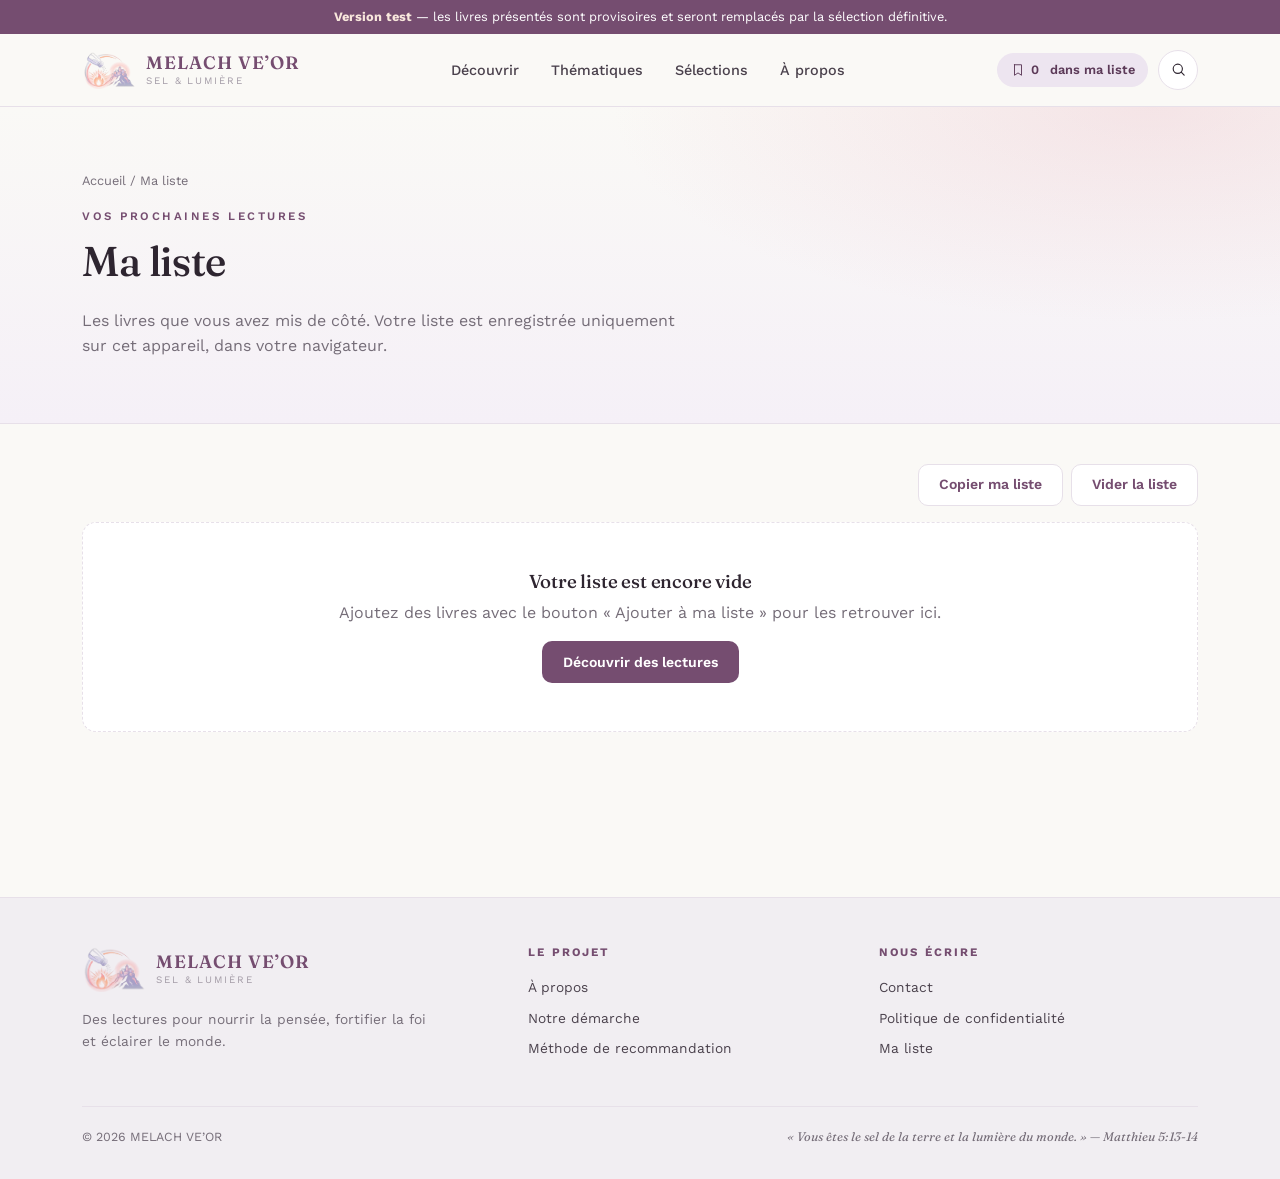
<file: ma-liste.html>
<!doctype html>
<html lang="fr">
<head>
  <meta charset="utf-8">
  <meta name="viewport" content="width=device-width, initial-scale=1">
  <title>Ma liste — MELACH VE’OR</title>
  <meta name="description" content="Votre liste de lectures personnelle sur MELACH VE’OR.">
  <meta name="robots" content="noindex">
  <meta property="og:site_name" content="MELACH VE’OR">
  <meta property="og:image" content="https://sokhnafall01.github.io/MelachVeor/assets/img/partage.png">
  <meta name="twitter:card" content="summary_large_image">
  <meta name="theme-color" content="#754D70">
  <link rel="icon" type="image/png" href="assets/img/favicon.png">
  <link rel="apple-touch-icon" href="assets/img/apple-touch-icon.png">
  <link rel="preconnect" href="https://fonts.googleapis.com">
  <link rel="preconnect" href="https://fonts.gstatic.com" crossorigin>
  <link href="https://fonts.googleapis.com/css2?family=Fraunces:ital,opsz,wght@0,9..144,400;0,9..144,500;0,9..144,600;1,9..144,400;1,9..144,500&family=Work+Sans:wght@400;500;600;700&display=swap" rel="stylesheet">
  <link rel="stylesheet" href="css/style.css">
</head>
<body data-page="ma-liste">
  <a class="lien-evitement" href="#contenu">Aller au contenu</a>
  <header id="entete"></header>

  <main id="contenu">
    <section class="page-entete">
      <div class="conteneur">
        <nav class="fil-ariane" aria-label="Fil d’Ariane"><a href="index.html">Accueil</a> / Ma liste</nav>
        <span class="surtitre">Vos prochaines lectures</span>
        <h1>Ma liste</h1>
        <p>Les livres que vous avez mis de côté. Votre liste est enregistrée uniquement sur cet appareil, dans votre navigateur.</p>
      </div>
    </section>

    <section class="section" style="padding-top:2.5rem">
      <div class="conteneur">
        <div style="display:flex;justify-content:space-between;align-items:center;gap:1rem;flex-wrap:wrap;margin-bottom:1rem">
          <p class="compte-resultats" id="compte" style="margin:0" aria-live="polite"></p>
          <div style="display:flex;gap:.5rem;flex-wrap:wrap">
            <button type="button" class="btn btn-secondaire" id="copier-liste" hidden>Copier ma liste</button>
            <button type="button" class="btn btn-secondaire" id="vider-liste" hidden>Vider la liste</button>
          </div>
        </div>
        <div class="grille-livres" id="liste"></div>
      </div>
    </section>
  </main>

  <footer id="pied"></footer>

  <script src="js/data.js"></script>
  <script>
    MV.page = function () {
      var el = document.getElementById("liste");
      var compte = document.getElementById("compte");
      var btnVider = document.getElementById("vider-liste");
      var btnCopier = document.getElementById("copier-liste");
      function afficher() {
        var ids = MV.liste.tous();
        compte.textContent = ids.length ? ids.length + " livre" + (ids.length > 1 ? "s" : "") + " dans votre liste" : "";
        btnVider.hidden = btnCopier.hidden = !ids.length;
        if (!ids.length) {
          el.innerHTML = '<div class="vide" style="grid-column:1/-1"><h3>Votre liste est encore vide</h3><p>Ajoutez des livres avec le bouton « Ajouter à ma liste » pour les retrouver ici.</p><a class="btn btn-primaire" href="decouvrir.html">Découvrir des lectures</a></div>';
        } else {
          el.innerHTML = ids.map(function (id) { return MV.carteLivre(MV.livre(id)); }).join("");
        }
      }
      document.addEventListener("mv:liste", function () {
        afficher();
        document.querySelectorAll("#liste [data-basculer-liste]").forEach(function (b) {
          b.setAttribute("aria-pressed", "true");
          b.innerHTML = MV.icone("marquePagePlein") + "<span>Retirer de ma liste</span>";
        });
      });
      btnVider.addEventListener("click", function () {
        if (confirm("Vider toute votre liste de lecture ?")) { MV.liste.vider(); MV.toast("Liste vidée"); }
      });
      btnCopier.addEventListener("click", function () {
        var txt = "Ma liste de lecture — MELACH VE’OR\n\n" + MV.liste.tous().map(function (id) { var l = MV.livre(id); return "• " + l.titre + " — " + l.auteur; }).join("\n");
        MV.copier(txt).then(function () { MV.toast("Liste copiée"); }, function () { MV.toast("Impossible de copier la liste"); });
      });
      afficher();
    };
  </script>
  <script src="js/app.js"></script>
</body>
</html>
</file>
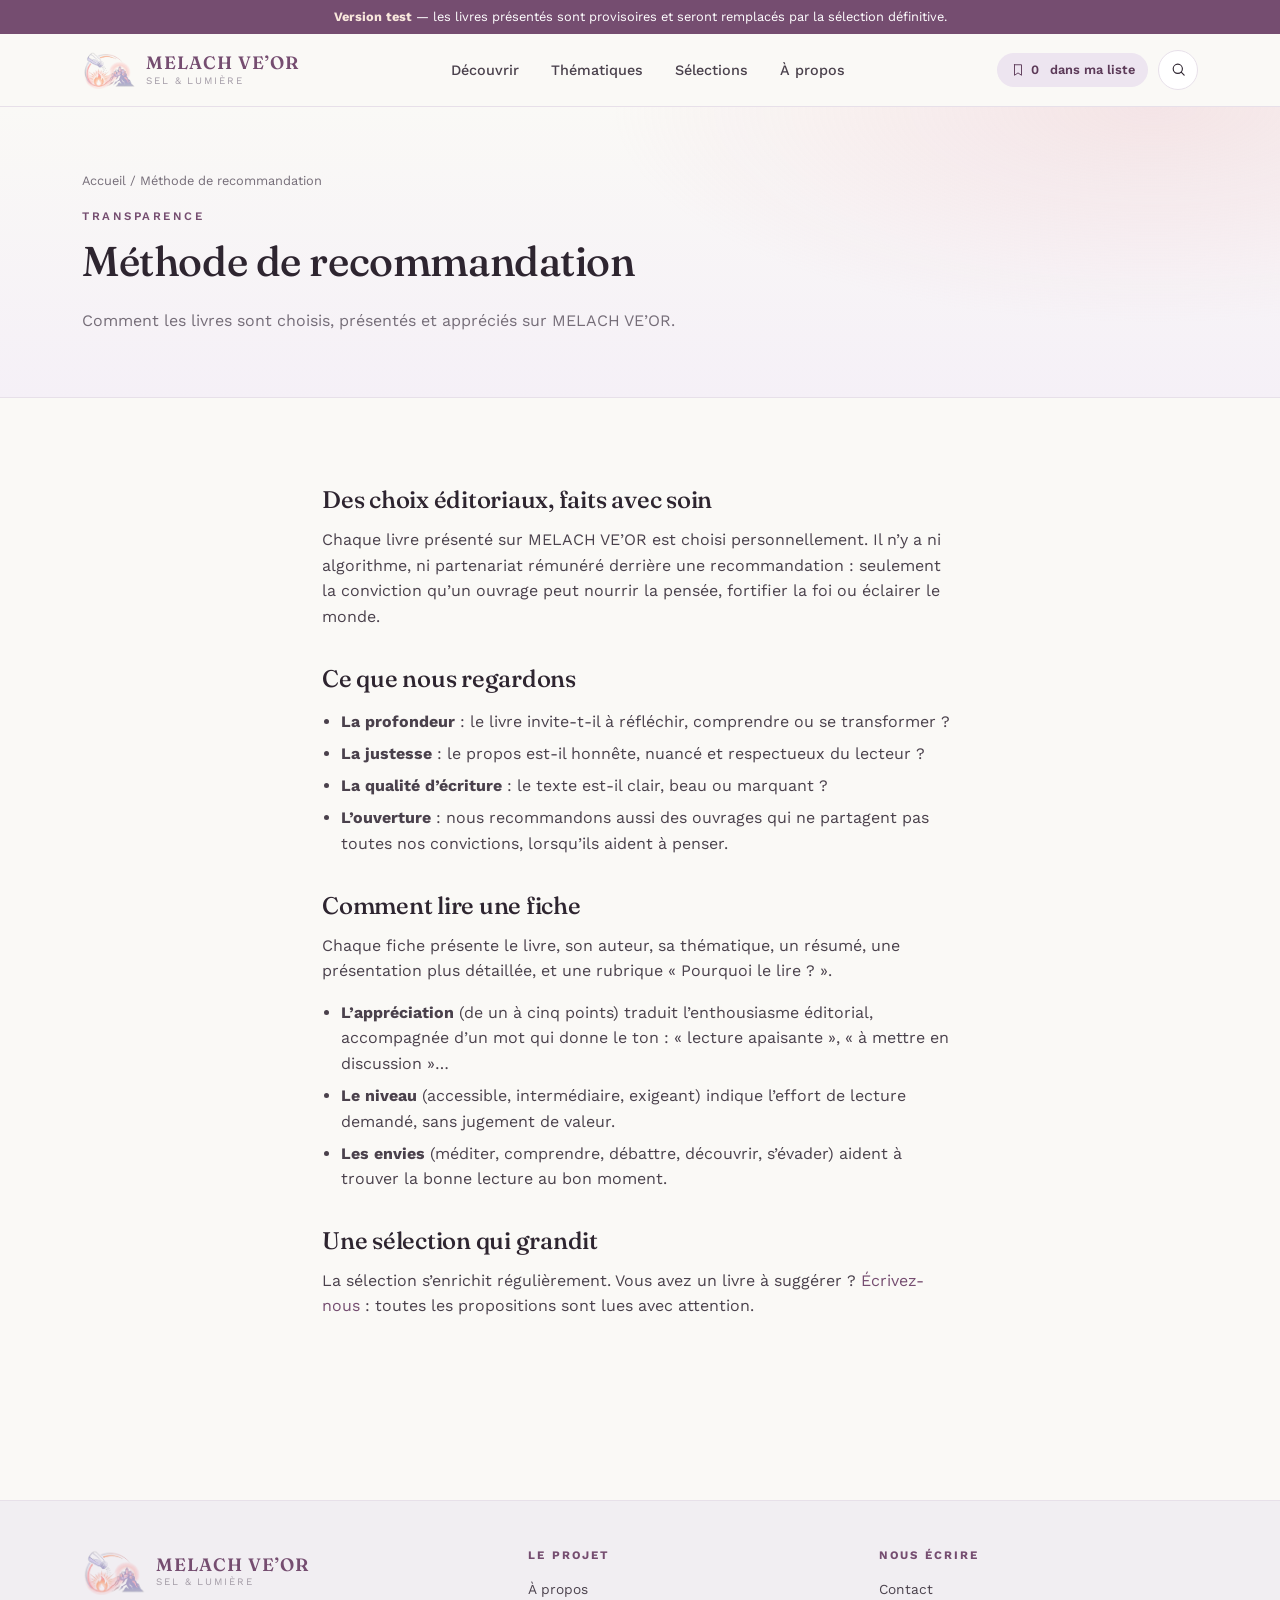
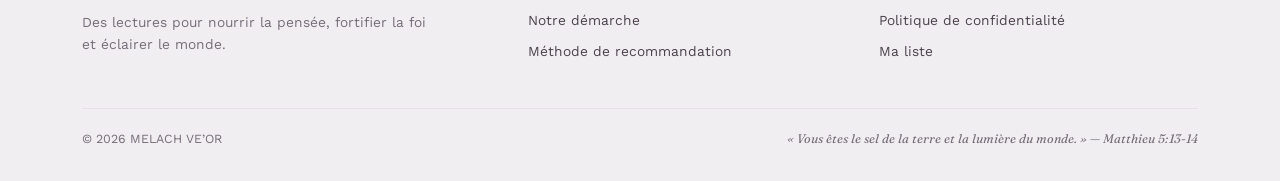
<file: methode.html>
<!doctype html>
<html lang="fr">
<head>
  <meta charset="utf-8">
  <meta name="viewport" content="width=device-width, initial-scale=1">
  <title>Méthode de recommandation — MELACH VE’OR</title>
  <meta name="description" content="Comment MELACH VE’OR choisit et présente les livres qu’il recommande.">
  <meta property="og:site_name" content="MELACH VE’OR">
  <meta property="og:image" content="https://sokhnafall01.github.io/MelachVeor/assets/img/partage.png">
  <meta name="twitter:card" content="summary_large_image">
  <meta name="theme-color" content="#754D70">
  <link rel="icon" type="image/png" href="assets/img/favicon.png">
  <link rel="apple-touch-icon" href="assets/img/apple-touch-icon.png">
  <link rel="preconnect" href="https://fonts.googleapis.com">
  <link rel="preconnect" href="https://fonts.gstatic.com" crossorigin>
  <link href="https://fonts.googleapis.com/css2?family=Fraunces:ital,opsz,wght@0,9..144,400;0,9..144,500;0,9..144,600;1,9..144,400;1,9..144,500&family=Work+Sans:wght@400;500;600;700&display=swap" rel="stylesheet">
  <link rel="stylesheet" href="css/style.css">
</head>
<body data-page="methode">
  <a class="lien-evitement" href="#contenu">Aller au contenu</a>
  <header id="entete"></header>

  <main id="contenu">
    <section class="page-entete">
      <div class="conteneur">
        <nav class="fil-ariane" aria-label="Fil d’Ariane"><a href="index.html">Accueil</a> / Méthode de recommandation</nav>
        <span class="surtitre">Transparence</span>
        <h1>Méthode de recommandation</h1>
        <p>Comment les livres sont choisis, présentés et appréciés sur MELACH VE’OR.</p>
      </div>
    </section>

    <section class="section">
      <div class="conteneur prose">
        <h2 style="margin-top:0">Des choix éditoriaux, faits avec soin</h2>
        <p>Chaque livre présenté sur MELACH VE’OR est choisi personnellement. Il n’y a ni algorithme, ni partenariat rémunéré derrière une recommandation : seulement la conviction qu’un ouvrage peut nourrir la pensée, fortifier la foi ou éclairer le monde.</p>

        <h2>Ce que nous regardons</h2>
        <ul>
          <li><strong>La profondeur</strong> : le livre invite-t-il à réfléchir, comprendre ou se transformer ?</li>
          <li><strong>La justesse</strong> : le propos est-il honnête, nuancé et respectueux du lecteur ?</li>
          <li><strong>La qualité d’écriture</strong> : le texte est-il clair, beau ou marquant ?</li>
          <li><strong>L’ouverture</strong> : nous recommandons aussi des ouvrages qui ne partagent pas toutes nos convictions, lorsqu’ils aident à penser.</li>
        </ul>

        <h2>Comment lire une fiche</h2>
        <p>Chaque fiche présente le livre, son auteur, sa thématique, un résumé, une présentation plus détaillée, et une rubrique « Pourquoi le lire ? ».</p>
        <ul>
          <li><strong>L’appréciation</strong> (de un à cinq points) traduit l’enthousiasme éditorial, accompagnée d’un mot qui donne le ton : « lecture apaisante », « à mettre en discussion »…</li>
          <li><strong>Le niveau</strong> (accessible, intermédiaire, exigeant) indique l’effort de lecture demandé, sans jugement de valeur.</li>
          <li><strong>Les envies</strong> (méditer, comprendre, débattre, découvrir, s’évader) aident à trouver la bonne lecture au bon moment.</li>
        </ul>

        <h2>Une sélection qui grandit</h2>
        <p>La sélection s’enrichit régulièrement. Vous avez un livre à suggérer ? <a href="contact.html">Écrivez-nous</a> : toutes les propositions sont lues avec attention.</p>
      </div>
    </section>
  </main>

  <footer id="pied"></footer>

  <script src="js/data.js"></script>
  <script src="js/app.js"></script>
</body>
</html>
</file>
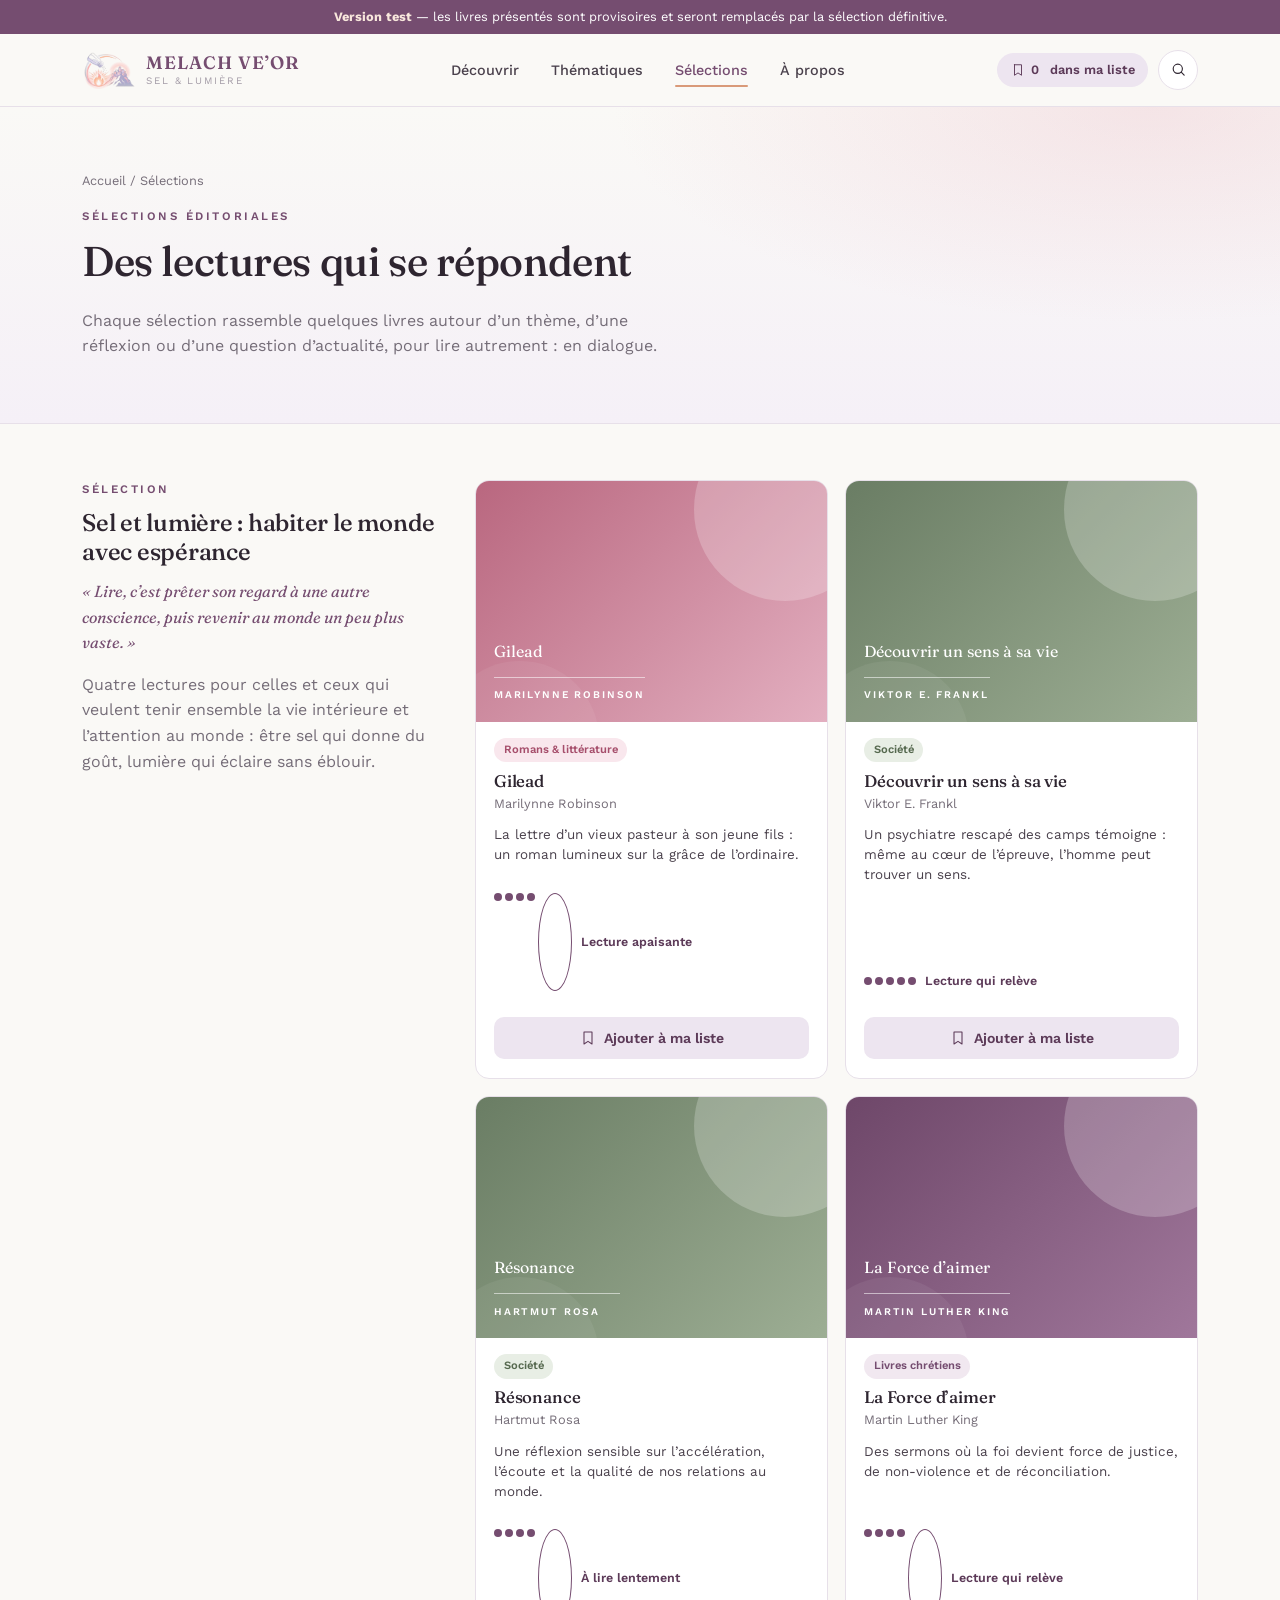
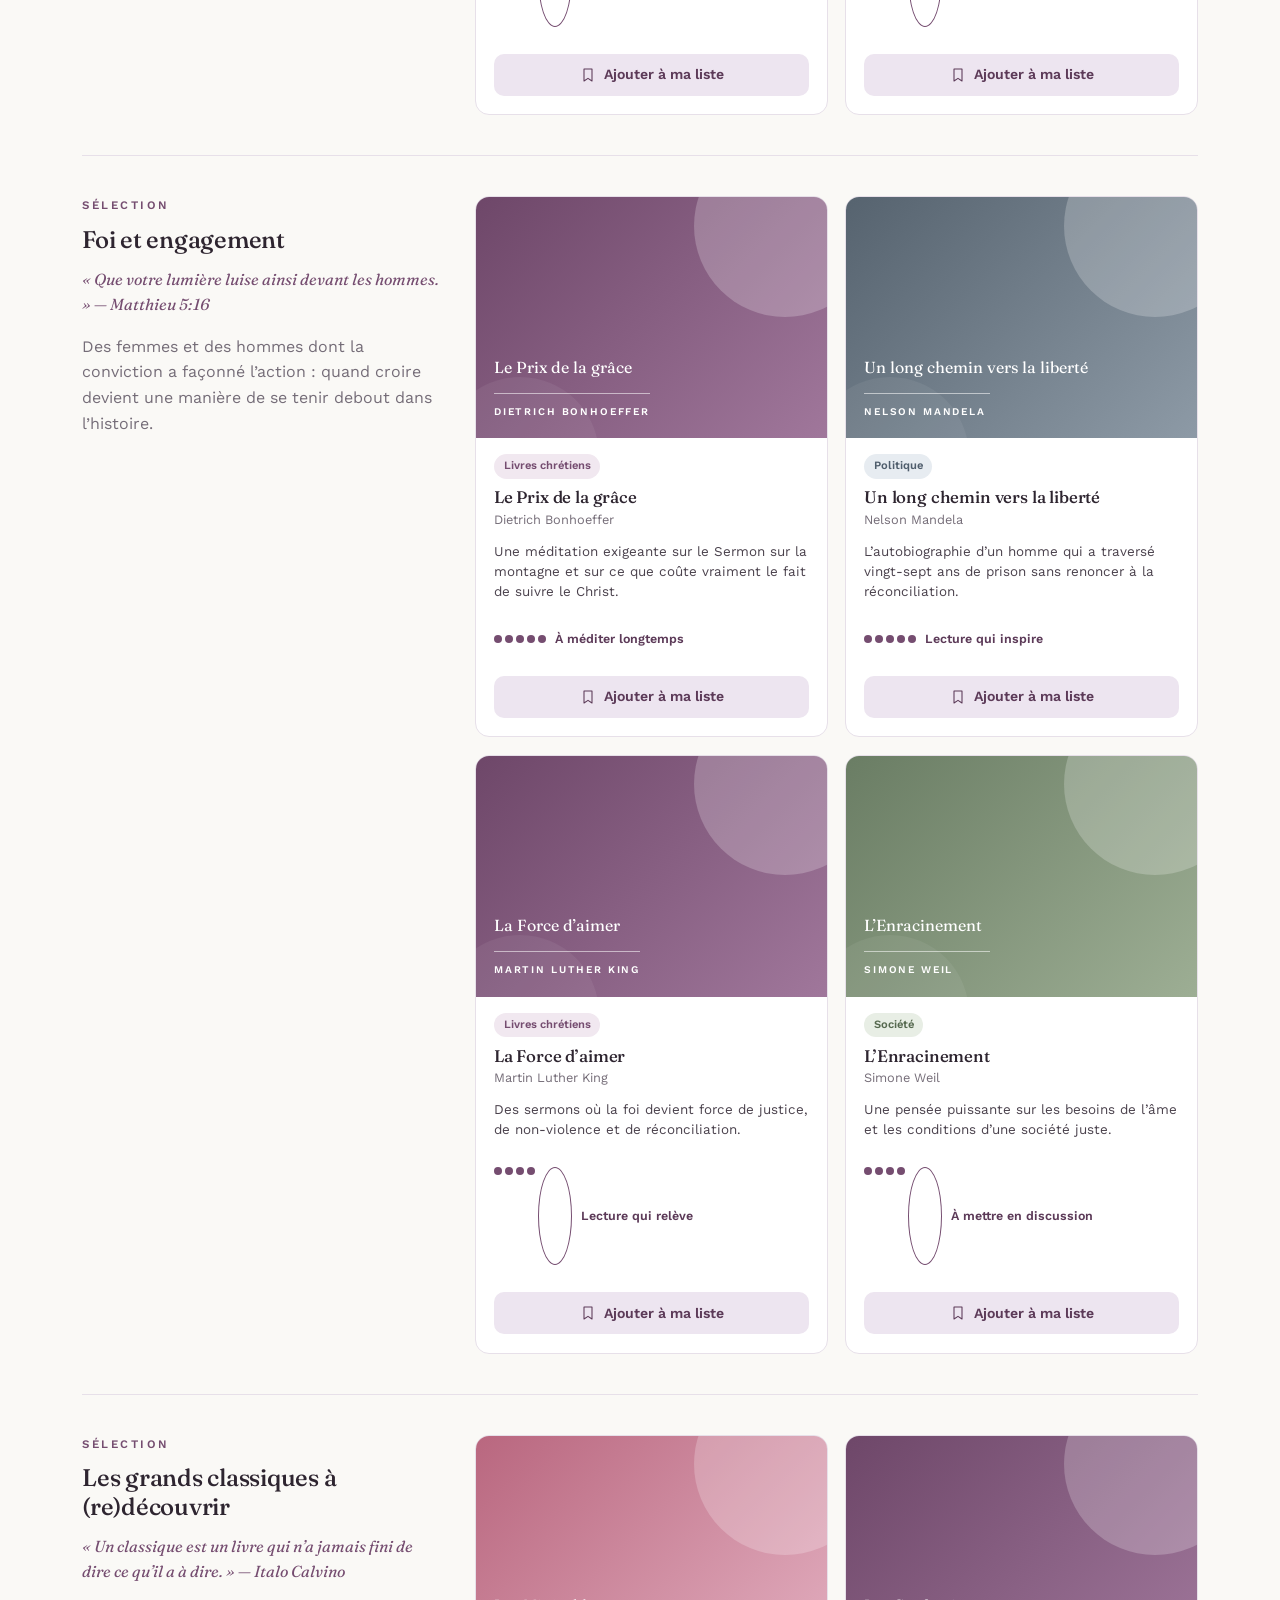
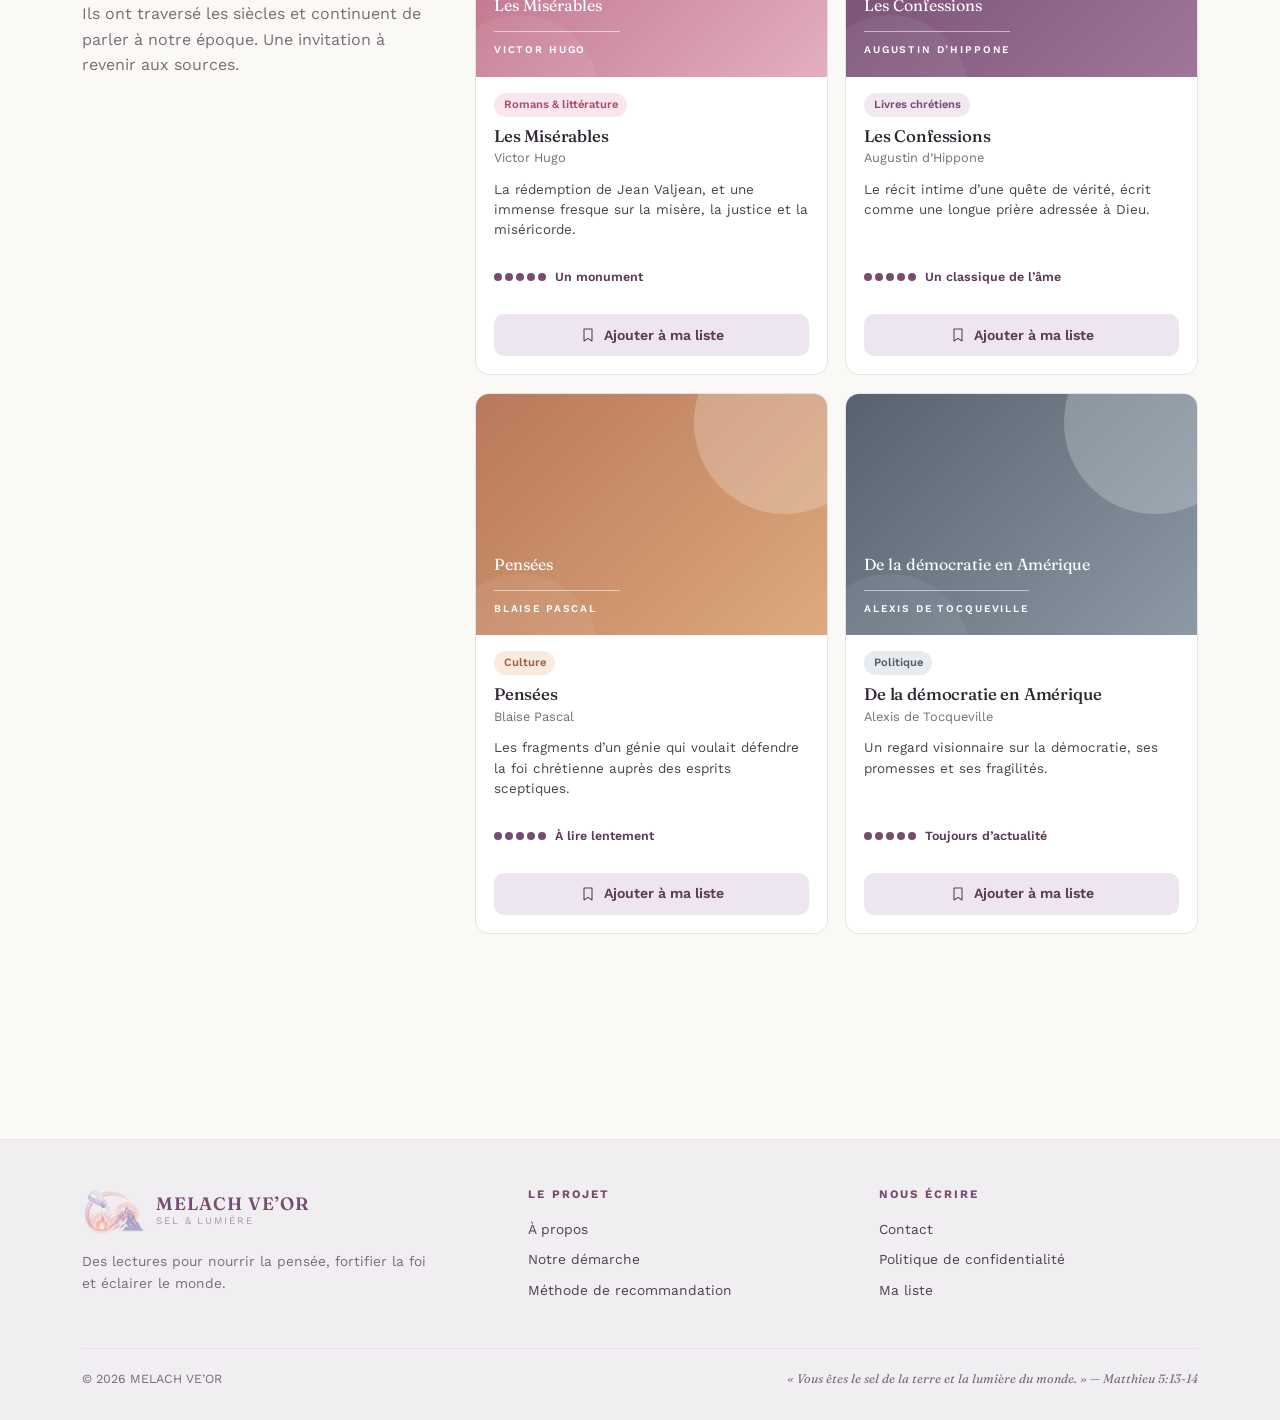
<file: selections.html>
<!doctype html>
<html lang="fr">
<head>
  <meta charset="utf-8">
  <meta name="viewport" content="width=device-width, initial-scale=1">
  <title>Sélections — MELACH VE’OR</title>
  <meta name="description" content="Les sélections éditoriales de MELACH VE’OR : des livres réunis autour d’un thème, d’une réflexion ou d’un sujet d’actualité.">
  <meta property="og:site_name" content="MELACH VE’OR">
  <meta property="og:image" content="https://sokhnafall01.github.io/MelachVeor/assets/img/partage.png">
  <meta name="twitter:card" content="summary_large_image">
  <meta name="theme-color" content="#754D70">
  <link rel="icon" type="image/png" href="assets/img/favicon.png">
  <link rel="apple-touch-icon" href="assets/img/apple-touch-icon.png">
  <link rel="preconnect" href="https://fonts.googleapis.com">
  <link rel="preconnect" href="https://fonts.gstatic.com" crossorigin>
  <link href="https://fonts.googleapis.com/css2?family=Fraunces:ital,opsz,wght@0,9..144,400;0,9..144,500;0,9..144,600;1,9..144,400;1,9..144,500&family=Work+Sans:wght@400;500;600;700&display=swap" rel="stylesheet">
  <link rel="stylesheet" href="css/style.css">
</head>
<body data-page="selections">
  <a class="lien-evitement" href="#contenu">Aller au contenu</a>
  <header id="entete"></header>

  <main id="contenu">
    <section class="page-entete">
      <div class="conteneur">
        <nav class="fil-ariane" aria-label="Fil d’Ariane"><a href="index.html">Accueil</a> / Sélections</nav>
        <span class="surtitre">Sélections éditoriales</span>
        <h1>Des lectures qui se répondent</h1>
        <p>Chaque sélection rassemble quelques livres autour d’un thème, d’une réflexion ou d’une question d’actualité, pour lire autrement : en dialogue.</p>
      </div>
    </section>

    <section class="section" style="padding-top:1rem">
      <div class="conteneur" id="liste-selections"></div>
    </section>
  </main>

  <footer id="pied"></footer>

  <script src="js/data.js"></script>
  <script>
    MV.page = function () {
      var el = document.getElementById("liste-selections");
      el.innerHTML = MV.SELECTIONS.map(function (s) {
        return '<article class="selection-bloc" id="' + s.id + '">' +
          '<div><span class="surtitre">Sélection</span><h2>' + MV.echapper(s.titre) + '</h2>' +
          '<p style="font-family:var(--serif);font-style:italic;color:var(--prune)">' + MV.echapper(s.citation) + '</p>' +
          '<p style="color:var(--gris)">' + MV.echapper(s.texte) + '</p></div>' +
          '<div class="grille-livres" data-sel="' + s.livres.join(",") + '"></div></article>';
      }).join("");
      el.querySelectorAll("[data-sel]").forEach(function (g) {
        MV.rendreLivres(g, g.getAttribute("data-sel").split(",").map(MV.livre).filter(Boolean));
      });
    };
  </script>
  <script src="js/app.js"></script>
</body>
</html>
</file>
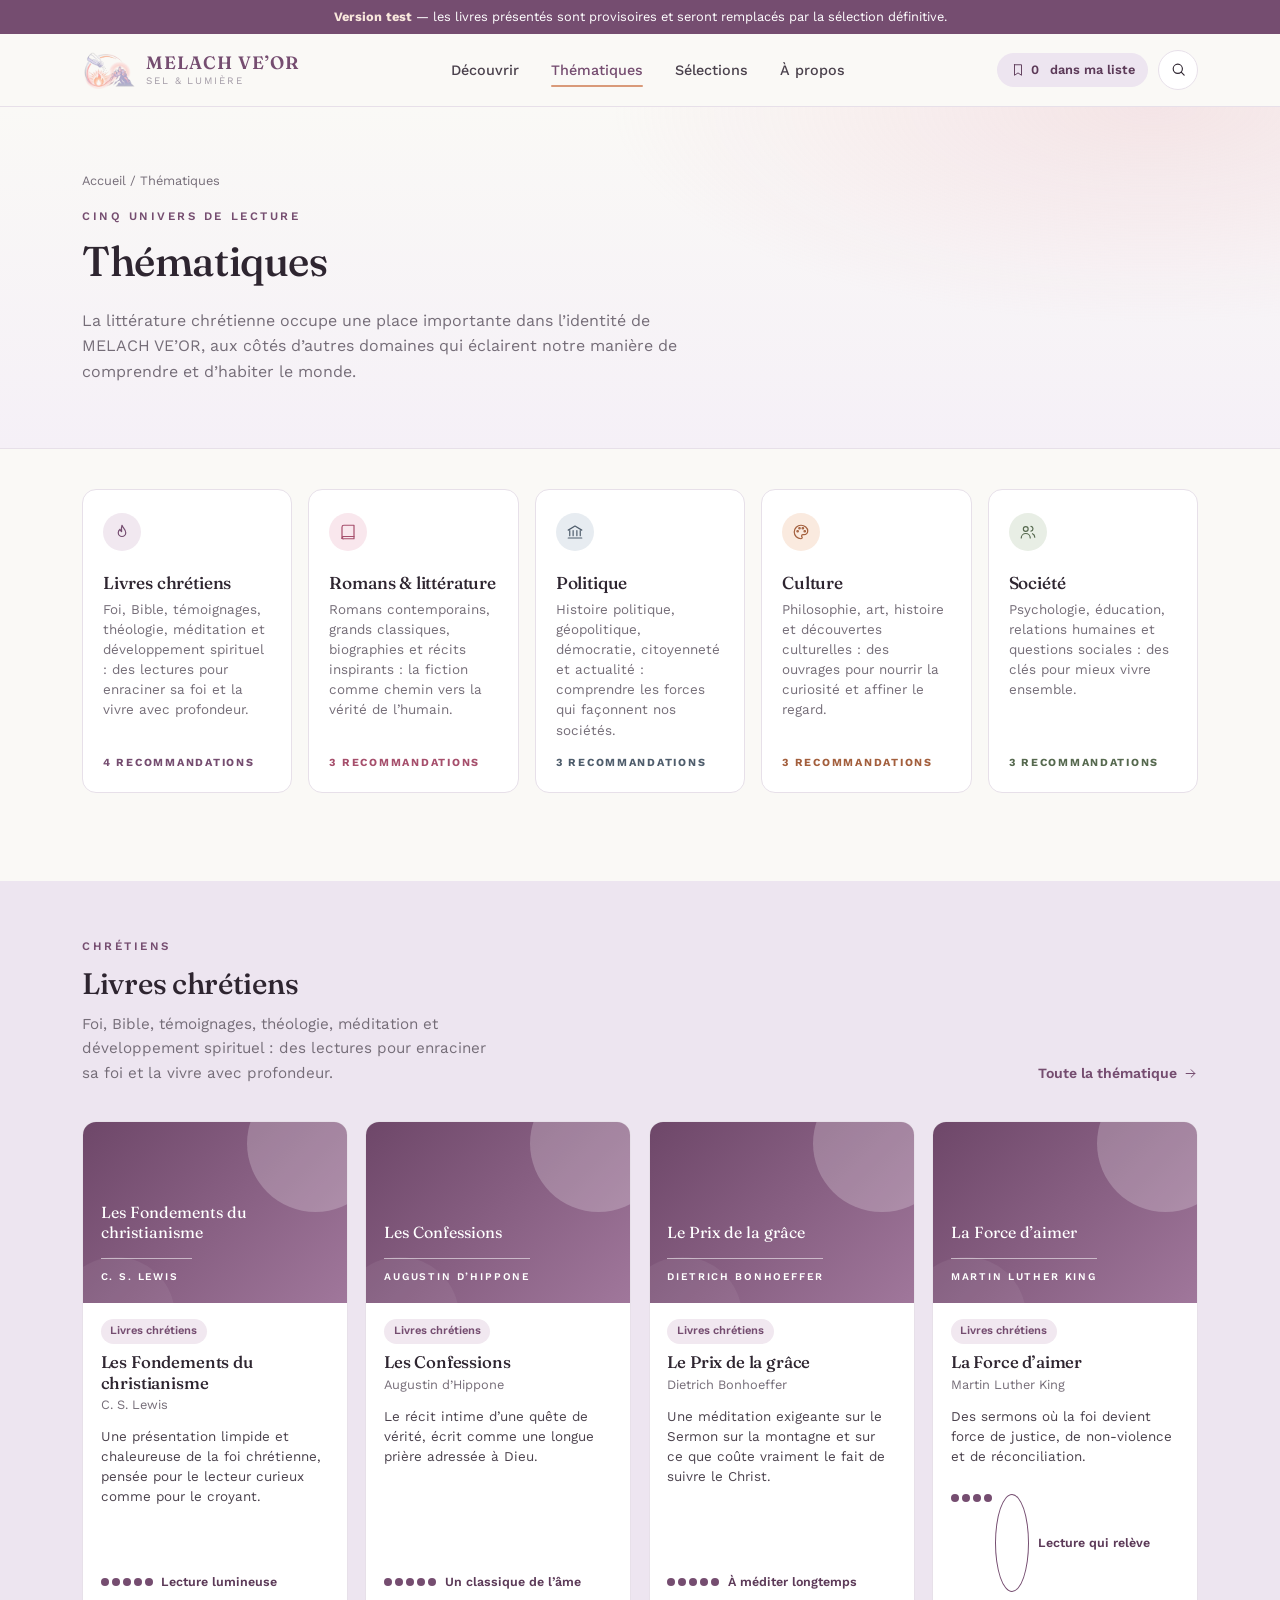
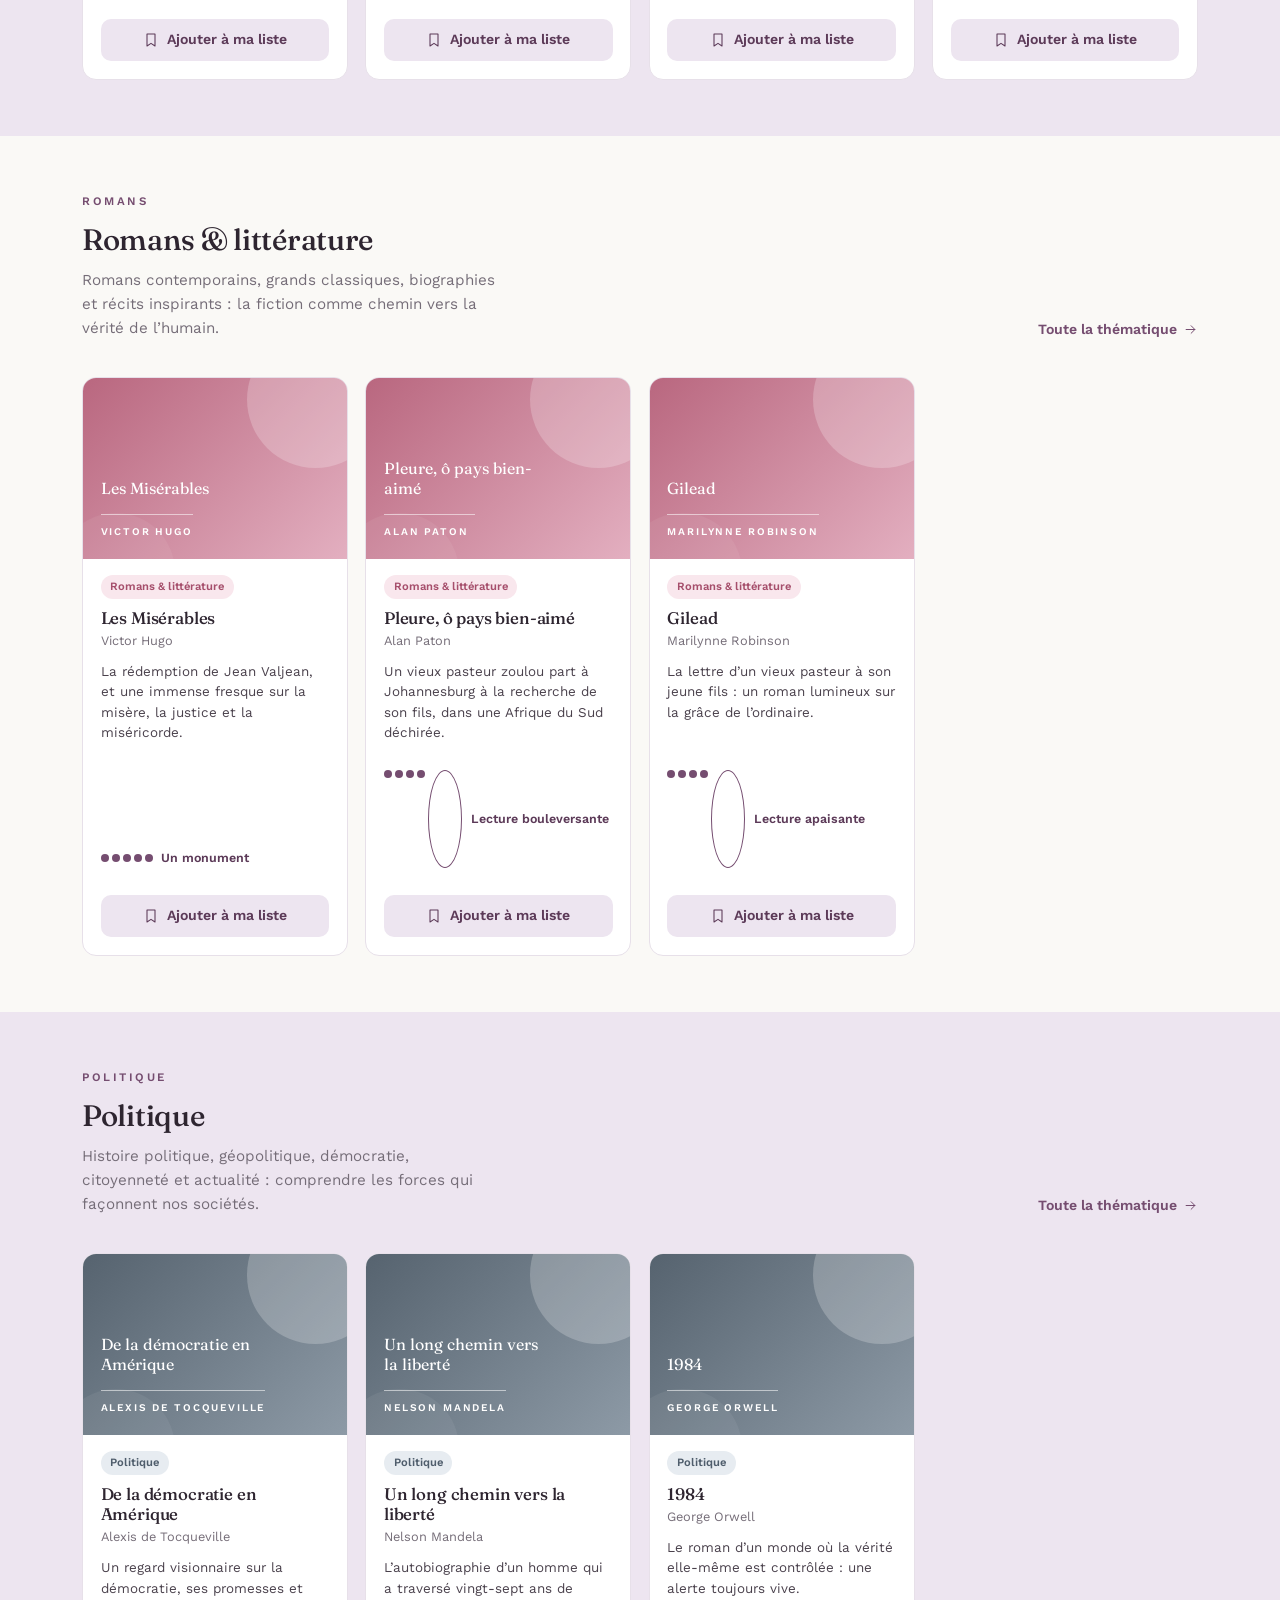
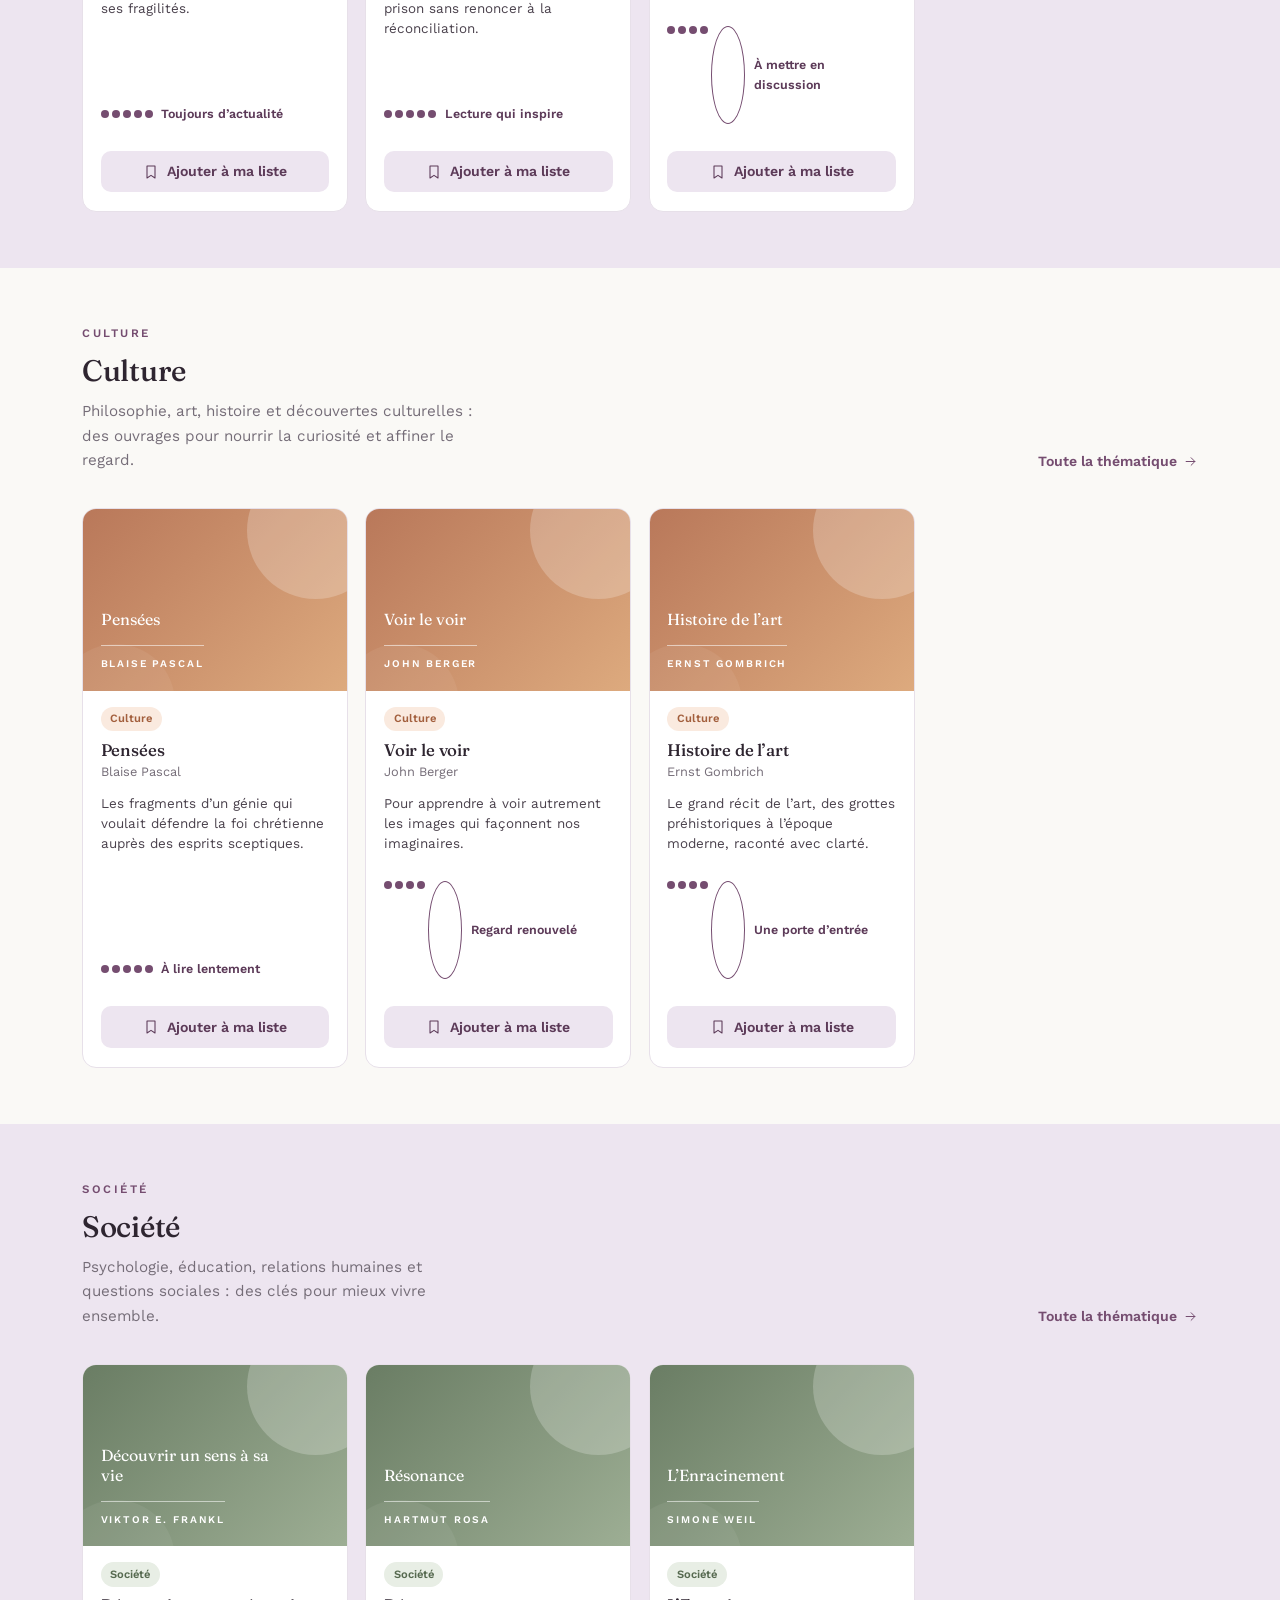
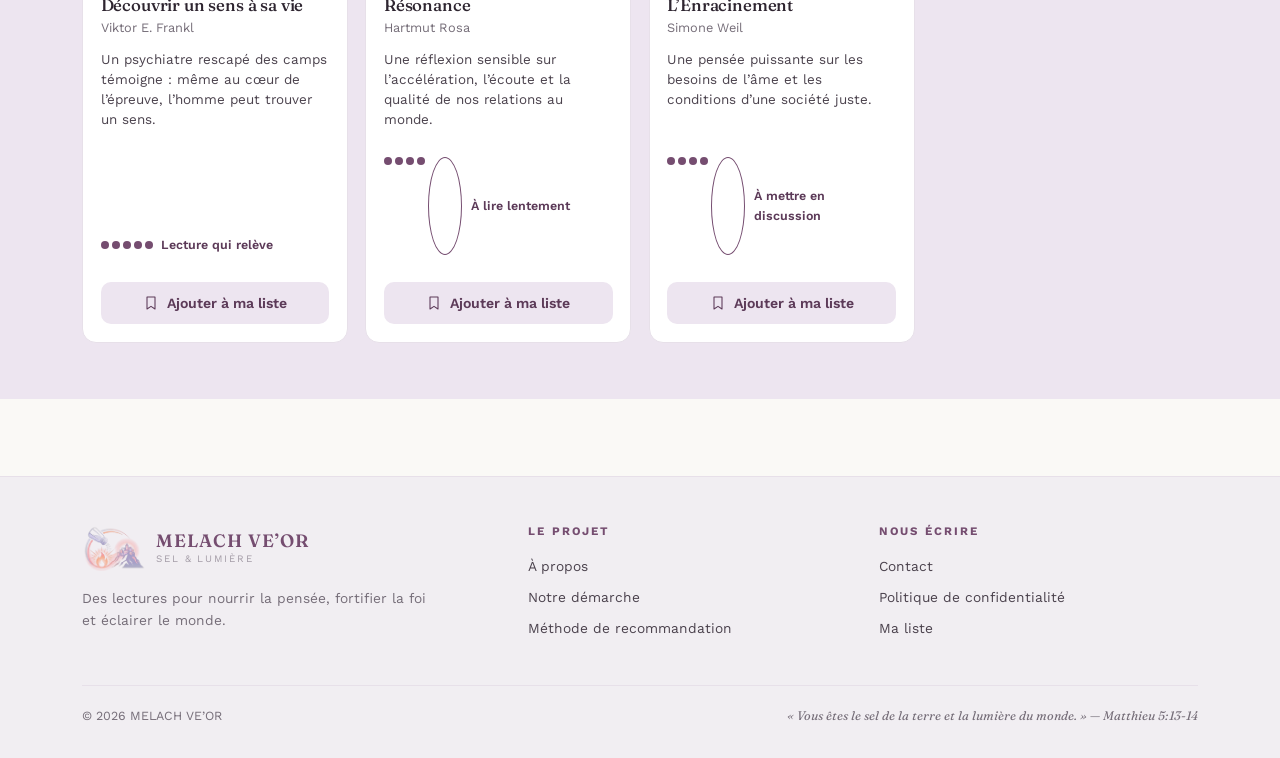
<file: thematiques.html>
<!doctype html>
<html lang="fr">
<head>
  <meta charset="utf-8">
  <meta name="viewport" content="width=device-width, initial-scale=1">
  <title>Thématiques — MELACH VE’OR</title>
  <meta name="description" content="Livres chrétiens, romans et littérature, politique, culture et société : explorez les univers de lecture de MELACH VE’OR.">
  <meta property="og:site_name" content="MELACH VE’OR">
  <meta property="og:image" content="https://sokhnafall01.github.io/MelachVeor/assets/img/partage.png">
  <meta name="twitter:card" content="summary_large_image">
  <meta name="theme-color" content="#754D70">
  <link rel="icon" type="image/png" href="assets/img/favicon.png">
  <link rel="apple-touch-icon" href="assets/img/apple-touch-icon.png">
  <link rel="preconnect" href="https://fonts.googleapis.com">
  <link rel="preconnect" href="https://fonts.gstatic.com" crossorigin>
  <link href="https://fonts.googleapis.com/css2?family=Fraunces:ital,opsz,wght@0,9..144,400;0,9..144,500;0,9..144,600;1,9..144,400;1,9..144,500&family=Work+Sans:wght@400;500;600;700&display=swap" rel="stylesheet">
  <link rel="stylesheet" href="css/style.css">
</head>
<body data-page="thematiques">
  <a class="lien-evitement" href="#contenu">Aller au contenu</a>
  <header id="entete"></header>

  <main id="contenu">
    <section class="page-entete">
      <div class="conteneur">
        <nav class="fil-ariane" aria-label="Fil d’Ariane"><a href="index.html">Accueil</a> / Thématiques</nav>
        <span class="surtitre">Cinq univers de lecture</span>
        <h1>Thématiques</h1>
        <p>La littérature chrétienne occupe une place importante dans l’identité de MELACH VE’OR, aux côtés d’autres domaines qui éclairent notre manière de comprendre et d’habiter le monde.</p>
      </div>
    </section>

    <section class="section" style="padding-top:2.5rem">
      <div class="conteneur">
        <div class="grille-themes" data-grille-themes data-longue></div>
      </div>
    </section>

    <div id="themes-detail"></div>
  </main>

  <footer id="pied"></footer>

  <script src="js/data.js"></script>
  <script>
    MV.page = function () {
      var el = document.getElementById("themes-detail");
      el.innerHTML = MV.THEMES.map(function (t, i) {
        var livres = MV.LIVRES.filter(function (l) { return l.theme === t.id; }).sort(function (a, b) { return b.appreciation - a.appreciation; }).slice(0, 4);
        return '<section class="section' + (i % 2 === 0 ? ' section-teintee' : '') + '" id="' + t.id + '" style="padding:3.5rem 0">' +
          '<div class="conteneur">' +
            '<div class="section-entete"><div><span class="surtitre">' + MV.echapper(t.court) + '</span>' +
            '<h2 class="titre-section">' + MV.echapper(t.nom) + '</h2><p class="chapo">' + MV.echapper(t.longue) + '</p></div>' +
            '<a class="lien-fleche" href="decouvrir.html?theme=' + t.id + '">Toute la thématique ' + MV.icone("fleche") + '</a></div>' +
            '<div class="grille-livres" data-livres="' + livres.map(function (l) { return l.id; }).join(",") + '"></div>' +
          '</div></section>';
      }).join("");
      el.querySelectorAll("[data-livres]").forEach(function (g) {
        MV.rendreLivres(g, g.getAttribute("data-livres").split(",").map(MV.livre));
        g.removeAttribute("data-livres");
      });
    };
  </script>
  <script src="js/app.js"></script>
</body>
</html>
</file>
<file: css/style.css>
/* =========================================================
   MELACH VE'OR — Feuille de style principale
   Direction artistique : maquette « Clair-Livre » adaptée
   ========================================================= */

:root {
  /* Palette du cahier des charges */
  --prune: #754D70;
  --prune-fonce: #5C3A58;
  --prune-clair: #9A7396;
  --rose: #E8B4C2;          /* rose poudré harmonisé avec le logo */
  --rose-clair: #F7E6EB;
  --rose-vif: #D9708F;      /* rose du texte du logo, pour les accents */
  --peche: #D99A79;
  --peche-clair: #F8E7DC;
  --lavande: #EDE5F0;
  --lavande-2: #F5F0F7;
  --blanc-casse: #FAF9F6;
  --gris: #756D78;
  --gris-clair: #A39BA6;
  --sauge: #8A9A86;
  --sauge-clair: #E6ECE3;
  --ardoise: #66727F;
  --ardoise-clair: #E5E9EE;

  --encre: #2E2530;
  --texte: #4A414C;
  --bordure: #E7E0E9;
  --blanc: #FFFFFF;

  --serif: "Fraunces", "Georgia", "Times New Roman", serif;
  --sans: "Work Sans", "Segoe UI", system-ui, -apple-system, sans-serif;

  --rayon: 14px;
  --rayon-sm: 10px;
  --ombre: 0 1px 2px rgba(46, 37, 48, .04), 0 8px 24px rgba(117, 77, 112, .06);
  --ombre-forte: 0 2px 6px rgba(46, 37, 48, .05), 0 18px 40px rgba(117, 77, 112, .12);
  --conteneur: 1180px;
  --gouttiere: clamp(16px, 4vw, 32px);
}

*, *::before, *::after { box-sizing: border-box; }

html { scroll-behavior: smooth; -webkit-text-size-adjust: 100%; }

body {
  margin: 0;
  font-family: var(--sans);
  font-size: 16px;
  line-height: 1.6;
  color: var(--texte);
  background: var(--blanc-casse);
  -webkit-font-smoothing: antialiased;
  overflow-x: hidden;
}

img { max-width: 100%; display: block; }
a { color: var(--prune); text-decoration: none; }
a:hover { color: var(--prune-fonce); }
button { font: inherit; cursor: pointer; }
input, textarea, select { font: inherit; color: inherit; }

h1, h2, h3, h4 {
  font-family: var(--serif);
  color: var(--encre);
  font-weight: 500;
  line-height: 1.2;
  margin: 0 0 .5em;
  letter-spacing: -.01em;
}

p { margin: 0 0 1em; }

:focus-visible {
  outline: 2px solid var(--prune);
  outline-offset: 3px;
  border-radius: 6px;
}

.sr-only {
  position: absolute; width: 1px; height: 1px; padding: 0; margin: -1px;
  overflow: hidden; clip: rect(0, 0, 0, 0); white-space: nowrap; border: 0;
}

.lien-evitement {
  position: absolute; left: 16px; top: -60px; z-index: 100;
  background: var(--prune); color: #fff; padding: 10px 16px; border-radius: 8px;
}
.lien-evitement:focus { top: 12px; color: #fff; }

.conteneur {
  width: 100%;
  max-width: var(--conteneur);
  margin: 0 auto;
  padding: 0 var(--gouttiere);
}

/* ---------- Typo utilitaire ---------- */
.surtitre {
  display: block;
  font-family: var(--sans);
  font-size: .72rem;
  font-weight: 600;
  letter-spacing: .22em;
  text-transform: uppercase;
  color: var(--prune);
  margin-bottom: .7rem;
}

.titre-section { font-size: clamp(1.45rem, 2.4vw, 1.85rem); margin-bottom: .35em; }
.chapo { color: var(--gris); max-width: 46ch; font-size: .95rem; }

/* ---------- Boutons ---------- */
.btn {
  display: inline-flex; align-items: center; justify-content: center; gap: .5rem;
  padding: .72rem 1.25rem;
  border-radius: 10px;
  border: 1px solid transparent;
  font-size: .88rem; font-weight: 600;
  line-height: 1.2;
  transition: background .2s, color .2s, border-color .2s, transform .2s, box-shadow .2s;
  text-align: center;
}
.btn svg { width: 16px; height: 16px; flex: none; }
.btn-primaire { background: var(--prune); color: #fff; }
.btn-primaire:hover { background: var(--prune-fonce); color: #fff; }
.btn-secondaire { background: var(--blanc); color: var(--prune); border-color: var(--bordure); }
.btn-secondaire:hover { border-color: var(--prune-clair); color: var(--prune-fonce); }
.btn-doux { background: var(--lavande); color: var(--prune-fonce); }
.btn-doux:hover { background: #E3D8E8; color: var(--prune-fonce); }
.btn-doux[aria-pressed="true"] { background: var(--prune); color: #fff; }
.btn-bloc { width: 100%; }

/* ---------- En-tête ---------- */
.entete {
  position: sticky; top: 0; z-index: 50;
  background: rgba(250, 249, 246, .88);
  backdrop-filter: saturate(1.4) blur(10px);
  -webkit-backdrop-filter: saturate(1.4) blur(10px);
  border-bottom: 1px solid var(--bordure);
}
.entete-inner {
  display: flex; align-items: center; justify-content: space-between; gap: 1rem;
  height: 72px;
}
.marque { display: flex; align-items: center; gap: .6rem; color: var(--encre); flex: none; }
.marque:hover { color: var(--encre); }
.marque img { width: 54px; height: auto; }
.marque-texte { display: flex; flex-direction: column; line-height: 1.05; }
.marque-nom {
  font-family: var(--serif); font-weight: 600; font-size: 1.12rem; letter-spacing: .06em;
  color: var(--prune);
}
.marque-sous {
  font-size: .62rem; letter-spacing: .2em; text-transform: uppercase; color: var(--gris-clair);
  margin-top: 3px;
}

.nav-principale ul { display: flex; gap: 2rem; list-style: none; margin: 0; padding: 0; }
.nav-principale a {
  color: var(--texte); font-size: .9rem; font-weight: 500; padding: .4rem 0; position: relative;
}
.nav-principale a::after {
  content: ""; position: absolute; left: 0; right: 0; bottom: -2px; height: 2px;
  background: var(--peche); border-radius: 2px; transform: scaleX(0); transition: transform .25s;
}
.nav-principale a:hover, .nav-principale a[aria-current="page"] { color: var(--prune); }
.nav-principale a:hover::after, .nav-principale a[aria-current="page"]::after { transform: scaleX(1); }

.entete-actions { display: flex; align-items: center; gap: .6rem; }
.pastille-liste {
  display: inline-flex; align-items: center; gap: .4rem;
  background: var(--lavande); color: var(--prune-fonce);
  border-radius: 999px; padding: .42rem .85rem; font-size: .8rem; font-weight: 600;
}
.pastille-liste:hover { background: #E3D8E8; color: var(--prune-fonce); }
.pastille-liste svg { width: 14px; height: 14px; }
.btn-icone {
  width: 40px; height: 40px; border-radius: 50%;
  display: inline-grid; place-items: center;
  background: var(--blanc); border: 1px solid var(--bordure); color: var(--encre);
  transition: border-color .2s, color .2s;
}
.btn-icone:hover { border-color: var(--prune-clair); color: var(--prune); }
.btn-icone svg { width: 17px; height: 17px; }
.btn-menu { display: none; }

@media (max-width: 900px) {
  .nav-principale {
    position: absolute; top: 100%; left: 0; right: 0;
    background: var(--blanc-casse);
    border-bottom: 1px solid var(--bordure);
    box-shadow: var(--ombre);
    padding: .5rem var(--gouttiere) 1.25rem;
    display: none;
  }
  .nav-principale.ouvert { display: block; }
  .nav-principale ul { flex-direction: column; gap: 0; }
  .nav-principale a { display: block; padding: .9rem 0; border-bottom: 1px solid var(--bordure); }
  .nav-principale a::after { display: none; }
  .btn-menu { display: inline-grid; }
  .pastille-liste .libelle-long { display: none; }
  .marque-sous { display: none; }
}
@media (max-width: 600px) {
  .entete-inner { gap: .5rem; height: 64px; }
  .marque { gap: .4rem; }
  .marque img { width: 40px; }
  .marque-nom { font-size: .98rem; letter-spacing: .04em; }
  .entete-actions { gap: .35rem; }
  .btn-icone { width: 36px; height: 36px; }
  .pastille-liste { padding: .4rem .65rem; }
}
@media (max-width: 360px) {
  .marque img { display: none; }
}

/* ---------- Recherche plein écran ---------- */
.recherche-modale {
  position: fixed; inset: 0; z-index: 80;
  background: rgba(46, 37, 48, .35);
  display: none; align-items: flex-start; justify-content: center;
  padding: 12vh var(--gouttiere) 0;
}
.recherche-modale.ouvert { display: flex; }
.recherche-modale-boite {
  width: 100%; max-width: 640px;
  background: var(--blanc); border-radius: var(--rayon); box-shadow: var(--ombre-forte);
  padding: 1.25rem;
}
.recherche-modale-boite p { margin: .75rem 0 0; font-size: .8rem; color: var(--gris); }

/* ---------- Barre de recherche ---------- */
.barre-recherche {
  display: flex; align-items: center; gap: .5rem;
  background: var(--blanc);
  border: 1px solid var(--bordure);
  border-radius: 14px;
  padding: .4rem .4rem .4rem 1rem;
  box-shadow: var(--ombre);
  max-width: 560px;
}
.barre-recherche svg { width: 17px; height: 17px; color: var(--gris); flex: none; }
.barre-recherche input {
  flex: 1; min-width: 0; border: 0; outline: 0; background: transparent;
  padding: .6rem .25rem; font-size: .92rem;
}
.barre-recherche input::placeholder { color: var(--gris-clair); }
.barre-recherche:focus-within { border-color: var(--prune-clair); }
@media (max-width: 560px) {
  .barre-recherche { flex-wrap: wrap; padding: .5rem; }
  .barre-recherche > svg { margin-left: .5rem; }
  .barre-recherche .btn { width: 100%; }
}

/* ---------- Héro ---------- */
.hero {
  position: relative; overflow: hidden;
  background:
    radial-gradient(1200px 500px at 85% 0%, rgba(232, 180, 194, .35), transparent 60%),
    radial-gradient(900px 500px at 100% 100%, rgba(237, 229, 240, .9), transparent 60%),
    linear-gradient(180deg, var(--blanc-casse), var(--lavande-2));
  padding: clamp(3.5rem, 8vw, 6rem) 0 clamp(3.5rem, 8vw, 6rem);
}
.hero-inner { position: relative; z-index: 1; display: grid; grid-template-columns: 1.15fr .85fr; gap: 2rem; align-items: center; }
.hero h1 { font-size: clamp(2rem, 4.4vw, 3.1rem); max-width: 16ch; }
.hero h1 em { font-style: italic; color: var(--prune); }
.hero-intro { color: var(--gris); max-width: 52ch; font-size: 1rem; margin-bottom: 1.75rem; }
.hero-signature {
  margin-top: 1.4rem; font-family: var(--serif); font-style: italic; font-size: .95rem; color: var(--prune-clair);
}
.hero-visuel { position: relative; display: grid; place-items: center; }
.hero-visuel img { width: min(100%, 440px); filter: saturate(1.05); }
.hero-visuel::before {
  content: ""; position: absolute; width: 70%; aspect-ratio: 1; border-radius: 50%;
  background: radial-gradient(circle, rgba(217, 154, 121, .22), transparent 70%);
}
@media (max-width: 860px) {
  .hero-inner { grid-template-columns: 1fr; }
  .hero-visuel { order: -1; }
  .hero-visuel img { width: min(70%, 300px); }
}

/* ---------- Sections ---------- */
.section { padding: clamp(3.5rem, 7vw, 5.5rem) 0; }
.section-teintee { background: var(--lavande); }
.section-entete {
  display: flex; justify-content: space-between; align-items: flex-end; gap: 1.5rem; flex-wrap: wrap;
  margin-bottom: 2.25rem;
}
.section-entete .chapo { margin: 0; }
.lien-fleche { font-size: .88rem; font-weight: 600; display: inline-flex; align-items: center; gap: .35rem; }
.lien-fleche svg { width: 15px; height: 15px; transition: transform .2s; }
.lien-fleche:hover svg { transform: translateX(3px); }

/* ---------- Cartes thématiques ---------- */
.grille-themes {
  display: grid; gap: 1rem;
  grid-template-columns: repeat(5, minmax(0, 1fr));
}
@media (max-width: 1080px) { .grille-themes { grid-template-columns: repeat(3, minmax(0, 1fr)); } }
@media (max-width: 720px) { .grille-themes { grid-template-columns: repeat(2, minmax(0, 1fr)); } }
@media (max-width: 460px) { .grille-themes { grid-template-columns: 1fr; } }

.carte-theme {
  display: flex; flex-direction: column;
  background: var(--blanc); border: 1px solid var(--bordure); border-radius: var(--rayon);
  padding: 1.4rem 1.25rem 1.25rem; color: var(--texte);
  transition: transform .25s, box-shadow .25s, border-color .25s;
}
.carte-theme:hover { transform: translateY(-3px); box-shadow: var(--ombre-forte); border-color: transparent; color: var(--texte); }
.carte-theme-icone {
  width: 38px; height: 38px; border-radius: 50%;
  display: grid; place-items: center; margin-bottom: 1.4rem;
  background: var(--theme-fond, var(--lavande)); color: var(--theme-couleur, var(--prune));
}
.carte-theme-icone svg { width: 18px; height: 18px; }
.carte-theme h3 { font-size: 1.08rem; margin-bottom: .35rem; }
.carte-theme p { font-size: .84rem; color: var(--gris); line-height: 1.5; flex: 1; }
.carte-theme-compte {
  font-size: .68rem; font-weight: 700; letter-spacing: .16em; text-transform: uppercase;
  color: var(--theme-couleur, var(--prune));
}

/* ---------- Fiches livres ---------- */
.grille-livres {
  display: grid; gap: 1.1rem;
  grid-template-columns: repeat(4, minmax(0, 1fr));
}
@media (max-width: 1080px) { .grille-livres { grid-template-columns: repeat(3, minmax(0, 1fr)); } }
@media (max-width: 800px) { .grille-livres { grid-template-columns: repeat(2, minmax(0, 1fr)); } }
@media (max-width: 520px) { .grille-livres { grid-template-columns: 1fr; } }

.carte-livre {
  display: flex; flex-direction: column;
  background: var(--blanc); border: 1px solid var(--bordure); border-radius: var(--rayon);
  overflow: hidden; transition: transform .25s, box-shadow .25s;
}
.carte-livre:hover { transform: translateY(-3px); box-shadow: var(--ombre-forte); }
.carte-livre-lien { color: inherit; display: block; }
.carte-livre-lien:hover { color: inherit; }
.carte-livre-corps { padding: 1rem 1.1rem 1.15rem; display: flex; flex-direction: column; flex: 1; }
.carte-livre h3 { font-size: 1.05rem; margin: .55rem 0 .15rem; }
.carte-livre .auteur { font-size: .8rem; color: var(--gris); margin-bottom: .7rem; }
.carte-livre .resume { font-size: .84rem; line-height: 1.5; color: var(--texte); flex: 1; }
.carte-livre .btn { margin-top: .9rem; }

/* Couverture générée */
.couverture {
  position: relative; overflow: hidden;
  aspect-ratio: 16 / 11;
  padding: 1.2rem 1.1rem;
  display: flex; flex-direction: column; justify-content: space-between;
  color: #fff;
  background: linear-gradient(135deg, var(--c1), var(--c2));
}
.couverture::before {
  content: ""; position: absolute; right: -14%; top: -26%;
  width: 52%; aspect-ratio: 1; border-radius: 50%;
  background: rgba(255, 255, 255, .22);
}
.couverture::after {
  content: ""; position: absolute; left: -10%; bottom: -40%;
  width: 45%; aspect-ratio: 1; border-radius: 50%;
  background: rgba(255, 255, 255, .06);
}
.couverture-titre {
  position: relative; z-index: 1;
  font-family: var(--serif); font-size: 1rem; line-height: 1.25; max-width: 75%;
  margin-top: auto; margin-bottom: 1rem;
}
.couverture-auteur {
  position: relative; z-index: 1;
  font-size: .64rem; letter-spacing: .18em; text-transform: uppercase; font-weight: 600;
  padding-top: .55rem; border-top: 1px solid rgba(255, 255, 255, .55); align-self: flex-start;
  min-width: 40%;
}
.couverture-grande { aspect-ratio: 3 / 4; border-radius: var(--rayon); padding: 1.8rem 1.6rem; box-shadow: var(--ombre-forte); }
.couverture-grande .couverture-titre { font-size: 1.6rem; max-width: 85%; }
.couverture-grande .couverture-auteur { font-size: .72rem; }
.couverture-mini { aspect-ratio: 3 / 4; border-radius: 8px; padding: .7rem .6rem; }
.couverture-mini .couverture-titre { font-size: .72rem; margin-bottom: .4rem; max-width: 100%; }
.couverture-mini .couverture-auteur { font-size: .5rem; letter-spacing: .12em; }

/* Étiquettes */
.etiquette {
  display: inline-block; align-self: flex-start;
  font-size: .7rem; font-weight: 600; padding: .2rem .6rem; border-radius: 999px;
  background: var(--theme-fond, var(--lavande)); color: var(--theme-couleur, var(--prune));
}

/* Appréciation */
.appreciation { display: flex; align-items: center; gap: .55rem; margin-top: .85rem; font-size: .78rem; font-weight: 600; color: var(--prune-fonce); }
.points { display: inline-flex; gap: 3px; }
.points i { width: 8px; height: 8px; border-radius: 50%; background: var(--prune); display: block; }
.points i.vide { background: transparent; border: 1.5px solid var(--prune); }

/* Couleurs par thématique */
[data-theme="chretiens"] { --theme-couleur: #754D70; --theme-fond: #F1E8F0; --c1: #6E4769; --c2: #A0779B; }
[data-theme="romans"]    { --theme-couleur: #A64F6C; --theme-fond: #F9E7ED; --c1: #B9677F; --c2: #E3AFC0; }
[data-theme="politique"] { --theme-couleur: #4F5D6C; --theme-fond: #E7ECF1; --c1: #56636F; --c2: #8D9AA6; }
[data-theme="culture"]   { --theme-couleur: #A35F3D; --theme-fond: #FAEADF; --c1: #B9785A; --c2: #DDAA7E; }
[data-theme="societe"]   { --theme-couleur: #56694F; --theme-fond: #E8EEE5; --c1: #6A7D64; --c2: #9DAE94; }

/* ---------- Envies ---------- */
.bloc-envies {
  background: var(--lavande-2); border: 1px solid var(--bordure); border-radius: 18px;
  padding: clamp(1.5rem, 4vw, 2.25rem);
}
.puces { display: flex; flex-wrap: wrap; gap: .6rem; margin-top: 1.1rem; }
.puce {
  display: inline-flex; align-items: center; gap: .45rem;
  background: var(--blanc); border: 1px solid var(--bordure); color: var(--encre);
  border-radius: 999px; padding: .55rem 1.1rem; font-size: .85rem; font-weight: 600;
  transition: border-color .2s, background .2s, color .2s;
}
.puce svg { width: 15px; height: 15px; color: var(--prune); }
.puce:hover { border-color: var(--prune-clair); color: var(--prune); }
.puce[aria-pressed="true"], .puce.actif { background: var(--prune); border-color: var(--prune); color: #fff; }
.puce[aria-pressed="true"] svg, .puce.actif svg { color: #fff; }
.envie-description { margin-top: 1rem; color: var(--gris); font-size: .9rem; min-height: 1.5em; }
.envie-resultats { margin-top: 1.5rem; }

/* ---------- Verset ---------- */
.verset {
  max-width: 820px; margin: 0 auto;
  background:
    radial-gradient(500px 220px at 0% 0%, rgba(232, 180, 194, .3), transparent 70%),
    radial-gradient(500px 260px at 100% 100%, rgba(217, 154, 121, .18), transparent 70%),
    linear-gradient(135deg, var(--lavande-2), #F3F1EF);
  border: 1px solid var(--bordure); border-radius: 18px;
  box-shadow: var(--ombre-forte);
  padding: clamp(1.6rem, 4vw, 2.4rem);
  display: grid; grid-template-columns: 1fr auto; gap: 1.5rem 2rem; align-items: start;
}
.verset-reference {
  font-size: .72rem; font-weight: 700; letter-spacing: .18em; text-transform: uppercase; color: var(--prune);
  margin: 1.1rem 0 .4rem;
}
.verset blockquote {
  margin: 0; font-family: var(--serif); font-size: clamp(1.05rem, 2vw, 1.2rem); color: var(--encre); font-weight: 500;
  line-height: 1.5;
}
.verset-reflexion { margin: .8rem 0 0; color: var(--gris); font-size: .9rem; }
.verset-actions { display: flex; flex-direction: column; gap: .6rem; min-width: 200px; }
.verset-version { font-size: .72rem; color: var(--gris-clair); margin-top: .6rem; }
@media (max-width: 680px) {
  .verset { grid-template-columns: 1fr; }
  .verset-actions { min-width: 0; }
}

/* ---------- Sélection éditoriale ---------- */
.editorial {
  border-radius: 20px; border: 1px solid var(--bordure);
  background: linear-gradient(120deg, #EADFEE 0%, var(--rose-clair) 45%, #E9ECE8 100%);
  padding: clamp(2rem, 5vw, 3.25rem);
  text-align: center;
}
.editorial blockquote {
  margin: 0 auto 1.6rem; max-width: 60ch;
  font-family: var(--serif); font-size: clamp(1.05rem, 2vw, 1.25rem); color: var(--encre); line-height: 1.5;
}
.editorial h3 { font-size: clamp(1.3rem, 2.4vw, 1.6rem); }
.editorial-livres {
  display: grid; grid-template-columns: repeat(4, minmax(0, 120px)); justify-content: center; gap: 1rem;
  margin: 1.75rem auto 2rem;
}
.editorial-livres a { color: inherit; transition: transform .25s; }
.editorial-livres a:hover { transform: translateY(-4px); }
@media (max-width: 560px) { .editorial-livres { grid-template-columns: repeat(2, minmax(0, 120px)); } }

/* ---------- Pied de page ---------- */
.pied {
  background: #F1EEF2; border-top: 1px solid var(--bordure);
  padding: 3rem 0 2rem; margin-top: clamp(3rem, 6vw, 5rem);
  font-size: .86rem;
}
.pied-grille { display: grid; grid-template-columns: 1.3fr 1fr 1fr; gap: 2rem; }
.pied .marque img { width: 64px; }
.pied-texte { color: var(--gris); max-width: 40ch; margin-top: 1rem; }
.pied h4 { font-family: var(--sans); font-size: .72rem; font-weight: 700; letter-spacing: .18em; text-transform: uppercase; color: var(--prune); margin-bottom: 1rem; }
.pied ul { list-style: none; margin: 0; padding: 0; display: grid; gap: .55rem; }
.pied ul a { color: var(--texte); }
.pied ul a:hover { color: var(--prune); }
.pied-bas {
  margin-top: 2.5rem; padding-top: 1.25rem; border-top: 1px solid var(--bordure);
  display: flex; justify-content: space-between; gap: 1rem; flex-wrap: wrap; color: var(--gris); font-size: .78rem;
}
.pied-bas em { font-family: var(--serif); }
@media (max-width: 760px) { .pied-grille { grid-template-columns: 1fr 1fr; } .pied-grille > :first-child { grid-column: 1 / -1; } }

/* ---------- Pages intérieures ---------- */
.page-entete {
  background:
    radial-gradient(900px 360px at 90% 0%, rgba(232, 180, 194, .3), transparent 60%),
    linear-gradient(180deg, var(--blanc-casse), var(--lavande-2));
  padding: clamp(2.5rem, 6vw, 4rem) 0 clamp(2rem, 5vw, 3rem);
  border-bottom: 1px solid var(--bordure);
}
.page-entete h1 { font-size: clamp(1.8rem, 3.6vw, 2.6rem); }
.page-entete p { color: var(--gris); max-width: 60ch; }
.fil-ariane { font-size: .8rem; color: var(--gris); margin-bottom: 1rem; }
.fil-ariane a { color: var(--gris); }
.fil-ariane a:hover { color: var(--prune); }

.prose { max-width: 70ch; }
.prose h2 { font-size: 1.5rem; margin-top: 2.2rem; }
.prose h3 { font-size: 1.15rem; margin-top: 1.6rem; }
.prose ul { padding-left: 1.2rem; }
.prose li { margin-bottom: .4rem; }
.prose blockquote {
  margin: 1.5rem 0; padding: 1.2rem 1.4rem; border-left: 3px solid var(--peche);
  background: var(--blanc); border-radius: 0 var(--rayon-sm) var(--rayon-sm) 0;
  font-family: var(--serif); font-style: italic; color: var(--encre);
}

.encart {
  background: var(--blanc); border: 1px solid var(--bordure); border-radius: var(--rayon);
  padding: 1.5rem; box-shadow: var(--ombre);
}

/* Filtres découverte */
.filtres { display: grid; gap: 1.1rem; margin-bottom: 2rem; }
.filtres-ligne { display: flex; flex-wrap: wrap; gap: .5rem; align-items: center; }
.filtres-libelle { font-size: .72rem; font-weight: 700; letter-spacing: .16em; text-transform: uppercase; color: var(--gris); margin-right: .4rem; min-width: 90px; }
.compte-resultats { font-size: .88rem; color: var(--gris); margin-bottom: 1rem; }
.vide {
  text-align: center; padding: 3rem 1rem; color: var(--gris);
  background: var(--blanc); border: 1px dashed var(--bordure); border-radius: var(--rayon);
}
.vide h3 { margin-bottom: .4rem; }

/* Fiche livre */
.fiche { display: grid; grid-template-columns: 300px 1fr; gap: clamp(1.5rem, 5vw, 3.5rem); align-items: start; }
.fiche-cote { position: sticky; top: 96px; display: grid; gap: 1rem; }
.fiche h1 { font-size: clamp(1.8rem, 3.6vw, 2.5rem); margin: .6rem 0 .3rem; }
.fiche .auteur { font-size: 1.05rem; color: var(--gris); }
.fiche-meta { display: flex; flex-wrap: wrap; gap: .5rem 1.25rem; font-size: .85rem; color: var(--gris); margin: 1rem 0 1.5rem; }
.fiche-meta strong { color: var(--encre); font-weight: 600; }
.fiche-envies { display: flex; gap: .4rem; flex-wrap: wrap; }
.fiche-envies .puce { padding: .35rem .8rem; font-size: .78rem; }
.fiche-encart-pourquoi { background: var(--lavande-2); border: 1px solid var(--bordure); border-radius: var(--rayon); padding: 1.3rem 1.5rem; margin: 1.5rem 0; }
.fiche-encart-pourquoi h2 { font-size: 1.1rem; margin-bottom: .5rem; }
.fiche-encart-pourquoi p:last-child { margin-bottom: 0; }
@media (max-width: 800px) {
  .fiche { grid-template-columns: 1fr; }
  .fiche-cote { position: static; max-width: 320px; }
  .fiche-cote .couverture-grande { max-width: 220px; aspect-ratio: 3 / 3.6; }
}

/* Formulaire */
.formulaire { display: grid; gap: 1.1rem; }
.champ { display: grid; gap: .4rem; }
.champ label { font-size: .85rem; font-weight: 600; color: var(--encre); }
.champ input, .champ textarea, .champ select {
  width: 100%; padding: .8rem .95rem; border-radius: 10px;
  border: 1px solid var(--bordure); background: var(--blanc); outline: 0;
  transition: border-color .2s, box-shadow .2s;
}
.champ input:focus, .champ textarea:focus, .champ select:focus { border-color: var(--prune-clair); box-shadow: 0 0 0 3px rgba(117, 77, 112, .12); }
.champ textarea { min-height: 160px; resize: vertical; }
.champs-duo { display: grid; grid-template-columns: 1fr 1fr; gap: 1.1rem; }
@media (max-width: 600px) { .champs-duo { grid-template-columns: 1fr; } }
.champ-case { display: flex; gap: .6rem; align-items: flex-start; font-size: .84rem; color: var(--gris); }
.champ-case input { margin-top: .3rem; accent-color: var(--prune); }
.message-formulaire { padding: 1rem 1.2rem; border-radius: 10px; font-size: .9rem; display: none; }
.message-formulaire.succes { display: block; background: var(--sauge-clair); color: #3E5238; }
.message-formulaire.erreur { display: block; background: var(--rose-clair); color: #8A3550; }

.deux-colonnes { display: grid; grid-template-columns: 1.4fr 1fr; gap: clamp(1.5rem, 5vw, 3.5rem); align-items: start; }
@media (max-width: 860px) { .deux-colonnes { grid-template-columns: 1fr; } }

/* Valeurs */
.grille-valeurs { display: grid; grid-template-columns: repeat(3, minmax(0, 1fr)); gap: 1rem; }
@media (max-width: 820px) { .grille-valeurs { grid-template-columns: repeat(2, minmax(0, 1fr)); } }
@media (max-width: 480px) { .grille-valeurs { grid-template-columns: 1fr; } }
.valeur { background: var(--blanc); border: 1px solid var(--bordure); border-radius: var(--rayon); padding: 1.3rem; }
.valeur h3 { font-size: 1.05rem; margin-bottom: .35rem; }
.valeur p { font-size: .88rem; color: var(--gris); margin: 0; }
.valeur-icone { width: 36px; height: 36px; border-radius: 50%; display: grid; place-items: center; background: var(--lavande); color: var(--prune); margin-bottom: 1rem; }
.valeur-icone svg { width: 17px; height: 17px; }

/* Portrait de la fondatrice (initiales tant que la photo n'est pas fournie) */
.portrait {
  position: relative; width: 140px; height: 140px; margin: 0 auto 1.1rem;
  border-radius: 50%; overflow: hidden;
  display: grid; place-items: center;
  background: linear-gradient(135deg, var(--rose-clair), var(--lavande));
  box-shadow: 0 0 0 6px var(--blanc), 0 0 0 7px var(--bordure);
}
.portrait span { font-family: var(--serif); font-size: 2.6rem; color: var(--prune); letter-spacing: .04em; }
.portrait img { position: absolute; inset: 0; width: 100%; height: 100%; object-fit: cover; }

/* Symboles du logo */
.symboles { display: grid; grid-template-columns: repeat(4, minmax(0, 1fr)); gap: 1rem; }
@media (max-width: 820px) { .symboles { grid-template-columns: repeat(2, minmax(0, 1fr)); } }
.symbole { text-align: center; padding: 1.25rem 1rem; background: var(--blanc); border-radius: var(--rayon); border: 1px solid var(--bordure); }
.symbole strong { display: block; font-family: var(--serif); color: var(--encre); font-size: 1.05rem; margin-bottom: .25rem; font-weight: 500; }
.symbole span { font-size: .84rem; color: var(--gris); }

/* Sélections */
.selection-bloc { display: grid; grid-template-columns: 1fr 2fr; gap: 2rem; align-items: start; padding: 2.5rem 0; border-bottom: 1px solid var(--bordure); }
.selection-bloc:last-child { border-bottom: 0; }
.selection-bloc h2 { font-size: 1.5rem; }
.selection-bloc .grille-livres { grid-template-columns: repeat(2, minmax(0, 1fr)); }
@media (max-width: 860px) { .selection-bloc { grid-template-columns: 1fr; } }
@media (max-width: 520px) { .selection-bloc .grille-livres { grid-template-columns: 1fr; } }

/* Notification */
.toast {
  position: fixed; left: 50%; bottom: 24px; transform: translate(-50%, 20px);
  background: var(--encre); color: #fff; padding: .75rem 1.2rem; border-radius: 10px;
  font-size: .86rem; box-shadow: var(--ombre-forte); opacity: 0; pointer-events: none;
  transition: opacity .25s, transform .25s; z-index: 90; max-width: calc(100% - 32px);
}
.toast.visible { opacity: 1; transform: translate(-50%, 0); }

/* Animation d'apparition */
@media (prefers-reduced-motion: no-preference) {
  .apparition { opacity: 0; transform: translateY(14px); transition: opacity .6s ease, transform .6s ease; }
  .apparition.visible { opacity: 1; transform: none; }
}
@media (prefers-reduced-motion: reduce) {
  html { scroll-behavior: auto; }
  *, *::before, *::after { transition: none !important; animation: none !important; }
}

/* Bandeau « version test » */
.bandeau-test {
  background: var(--prune); color: #fff; text-align: center;
  font-size: .8rem; padding: .5rem var(--gouttiere); line-height: 1.4;
}
.bandeau-test strong { color: var(--peche-clair); }
</file>
